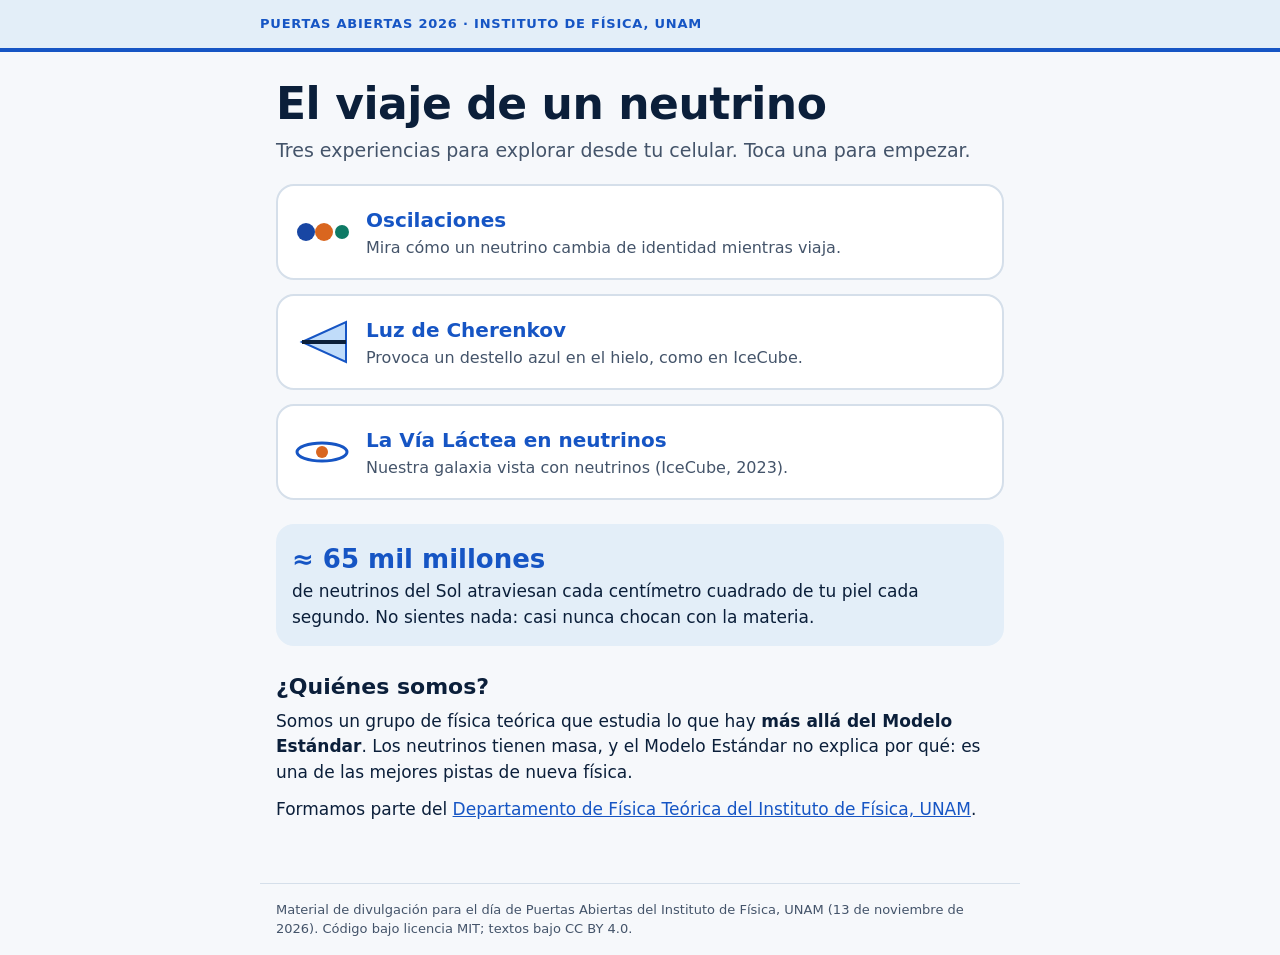
<file: index.html>
<!doctype html>
<html lang="es">
<head>
<meta charset="utf-8">
<meta name="viewport" content="width=device-width, initial-scale=1">
<title>Neutrinos · Puertas Abiertas IF-UNAM 2026</title>
<meta name="description" content="Animaciones interactivas sobre neutrinos: oscilaciones, luz de Cherenkov y la Vía Láctea vista con neutrinos.">
<meta name="theme-color" content="#E3EEF8">
<link rel="stylesheet" href="assets/estilo.css">
<style>
  .menu { display: grid; gap: 14px; margin-top: 20px; }
  .menu a { display: flex; gap: 16px; align-items: center; text-decoration: none; color: var(--tinta); background: #fff; border: 2px solid var(--borde); border-radius: var(--radio); padding: 16px; min-height: 96px; }
  .menu a:hover { border-color: var(--acento); }
  .menu strong { display: block; font-size: 20px; color: var(--acento); }
  .menu span { color: var(--tinta-2); font-size: 16px; }
  .menu svg { flex: 0 0 auto; }
  .dato { margin-top: 24px; background: var(--hielo); border-radius: var(--radio); padding: 16px; }
  .dato b { font-size: 26px; color: var(--acento); display: block; }
</style>
</head>
<body>
<header class="barra"><div class="interior"><span class="marca">Puertas Abiertas 2026 · Instituto de Física, UNAM</span></div></header>
<main>
  <h1>El viaje de un neutrino</h1>
  <p class="lead">Tres experiencias para explorar desde tu celular. Toca una para empezar.</p>

  <nav class="menu" aria-label="Animaciones">
    <a href="oscilaciones/">
      <svg width="56" height="56" viewBox="0 0 56 56" aria-hidden="true"><circle cx="12" cy="28" r="9" fill="#1846A3"/><circle cx="30" cy="28" r="9" fill="#D9661F"/><circle cx="48" cy="28" r="7" fill="#0E7A65"/></svg>
      <div><strong>Oscilaciones</strong><span>Mira cómo un neutrino cambia de identidad mientras viaja.</span></div>
    </a>
    <a href="cherenkov/">
      <svg width="56" height="56" viewBox="0 0 56 56" aria-hidden="true"><path d="M8 28 L52 8 L52 48 Z" fill="#4C9BF0" fill-opacity=".35" stroke="#1655C4" stroke-width="2"/><line x1="8" y1="28" x2="52" y2="28" stroke="#0B1F3A" stroke-width="4"/></svg>
      <div><strong>Luz de Cherenkov</strong><span>Provoca un destello azul en el hielo, como en IceCube.</span></div>
    </a>
    <a href="via-lactea/">
      <svg width="56" height="56" viewBox="0 0 56 56" aria-hidden="true"><ellipse cx="28" cy="28" rx="25" ry="9" fill="none" stroke="#1655C4" stroke-width="3"/><circle cx="28" cy="28" r="6" fill="#D9661F"/></svg>
      <div><strong>La Vía Láctea en neutrinos</strong><span>Nuestra galaxia vista con neutrinos (IceCube, 2023).</span></div>
    </a>
  </nav>

  <div class="dato">
    <b>≈ 65 mil millones</b>
    de neutrinos del Sol atraviesan cada centímetro cuadrado de tu piel cada segundo. No sientes nada: casi nunca chocan con la materia.
  </div>

  <h2>¿Quiénes somos?</h2>
  <p>Somos un grupo de física teórica que estudia lo que hay <strong>más allá del Modelo Estándar</strong>. Los neutrinos tienen masa, y el Modelo Estándar no explica por qué: es una de las mejores pistas de nueva física.</p>
  <p>Formamos parte del <a href="https://www.fisica.unam.mx/investigacion/departamentos/fisica_teorica/index.php?lang=es" rel="noopener">Departamento de Física Teórica del Instituto de Física, UNAM</a>.</p>
</main>
<footer class="pie">Material de divulgación para el día de Puertas Abiertas del Instituto de Física, UNAM (13 de noviembre de 2026). Código bajo licencia MIT; textos bajo CC BY 4.0.</footer>
</body>
</html>
</file>
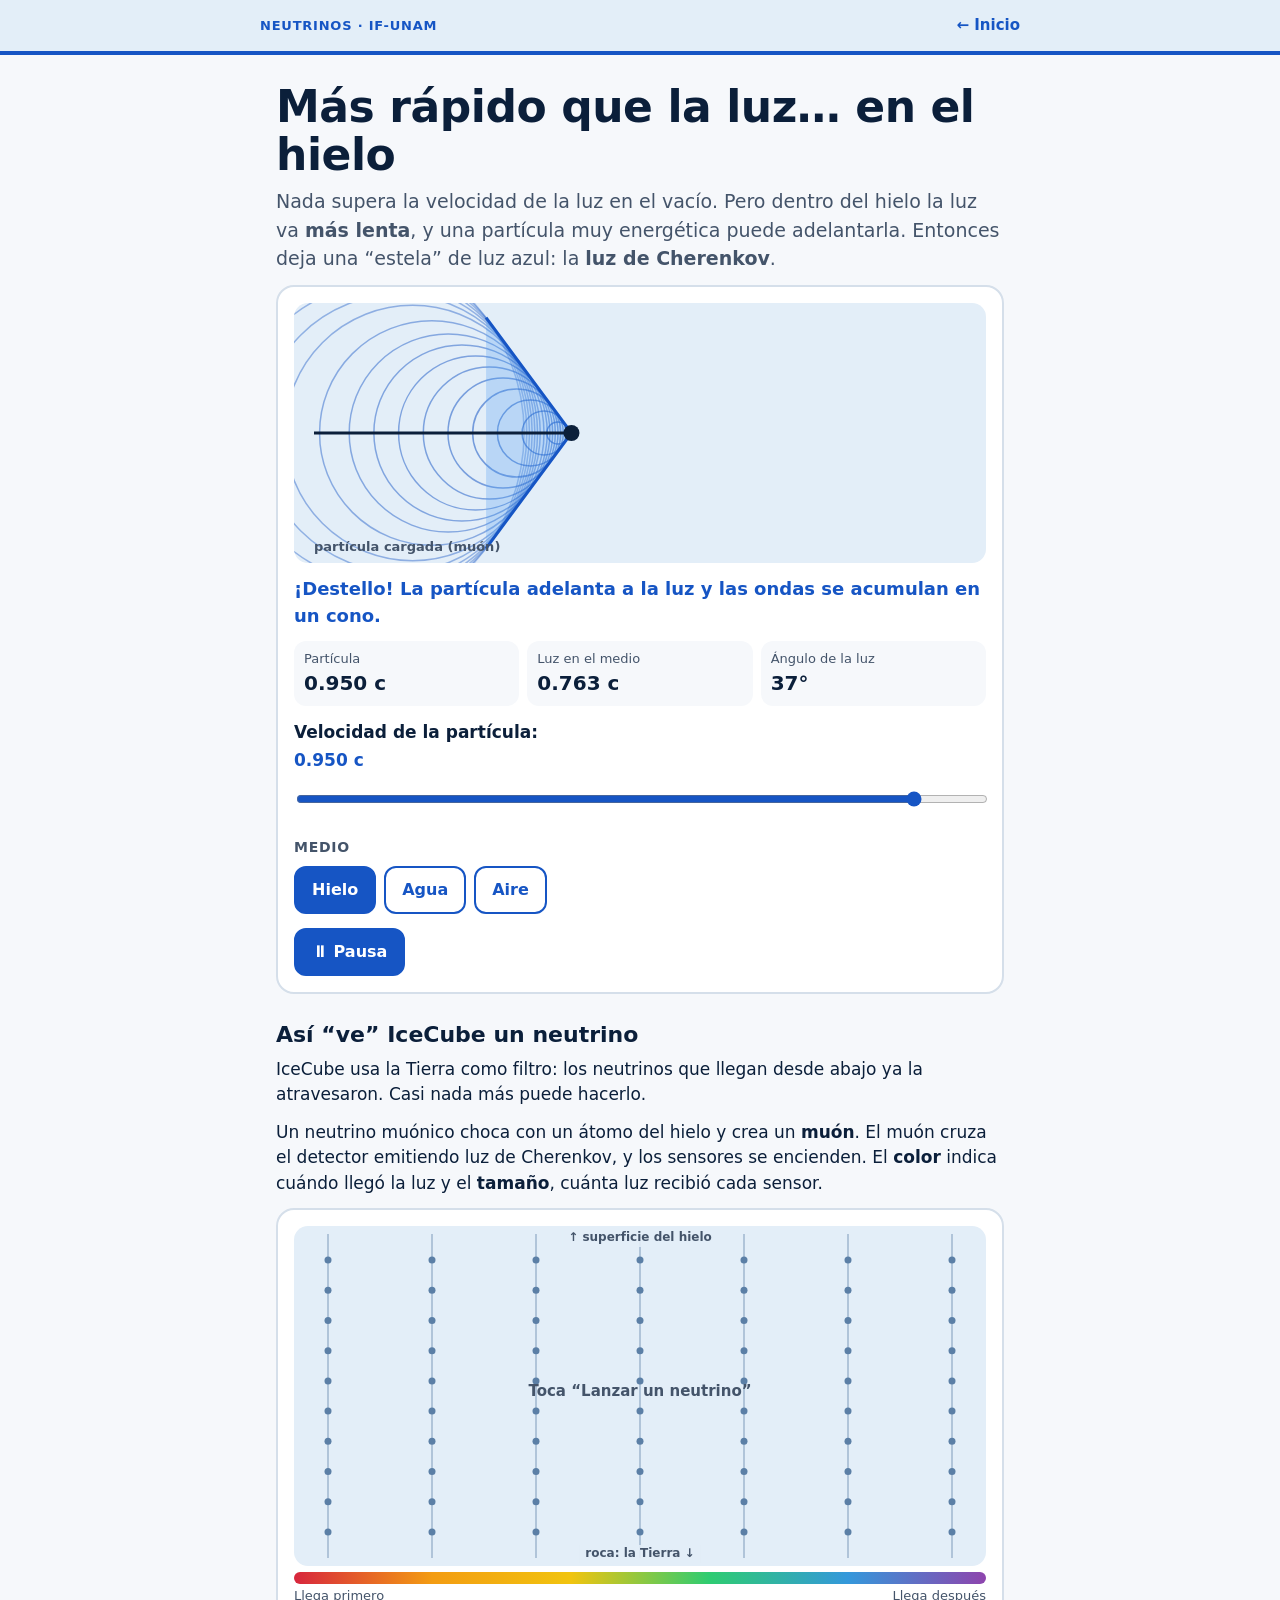
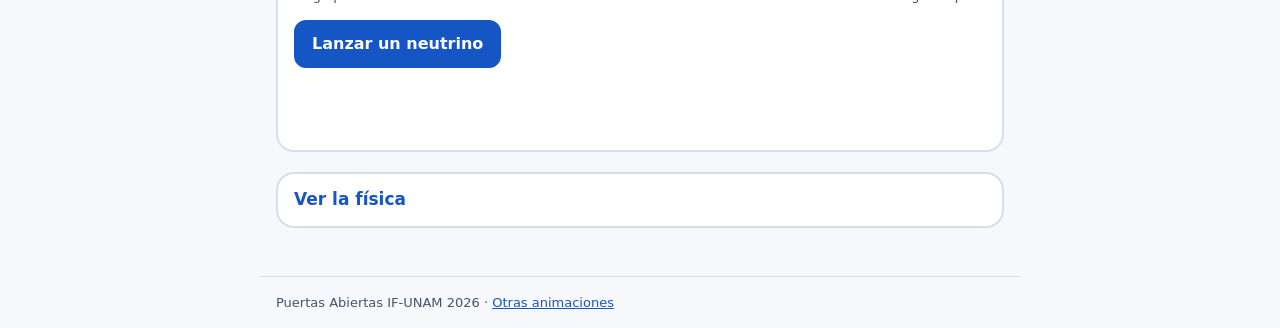
<file: cherenkov/index.html>
<!doctype html>
<html lang="es">
<head>
<meta charset="utf-8">
<meta name="viewport" content="width=device-width, initial-scale=1">
<title>Luz de Cherenkov · IF-UNAM</title>
<meta name="description" content="Animación interactiva de la luz de Cherenkov y de un evento de neutrino en IceCube.">
<meta name="theme-color" content="#E3EEF8">
<link rel="stylesheet" href="../assets/estilo.css">
<style>
  .lecturas { display: grid; grid-template-columns: repeat(3, minmax(0, 1fr)); gap: 8px; margin-top: 12px; }
  .lecturas div { background: var(--fondo); border-radius: 12px; padding: 8px 10px; font-size: 13px; color: var(--tinta-2); }
  .lecturas b { display: block; font-size: 20px; color: var(--tinta); font-variant-numeric: tabular-nums; }
  .estado { font-weight: 800; font-size: 18px; margin: 12px 0 0; min-height: 54px; }
  .escala-t { height: 12px; border-radius: 6px; background: linear-gradient(90deg, #d7263d, #f39c12, #f1c40f, #2ecc71, #3498db, #8e44ad); margin: 6px 0 2px; }
  .escala-txt { display: flex; justify-content: space-between; font-size: 13px; color: var(--tinta-2); }
</style>
</head>
<body>
<header class="barra"><div class="interior"><a class="marca" href="../">Neutrinos · IF-UNAM</a><a class="volver" href="../">← Inicio</a></div></header>
<main>
  <h1>Más rápido que la luz… en el hielo</h1>
  <p class="lead">Nada supera la velocidad de la luz en el vacío. Pero dentro del hielo la luz va <strong>más lenta</strong>, y una partícula muy energética puede adelantarla. Entonces deja una “estela” de luz azul: la <strong>luz de Cherenkov</strong>.</p>

  <section class="tarjeta" aria-label="Simulación de frentes de onda">
    <canvas id="ondas" class="lienzo" height="260" role="img" aria-label="Una partícula avanza emitiendo ondas de luz; si va más rápido que la luz en el medio, las ondas se acumulan en un cono"></canvas>
    <p class="estado" id="estado" aria-live="polite"></p>
    <div class="lecturas">
      <div>Partícula<b id="r-v">–</b></div>
      <div>Luz en el medio<b id="r-c">–</b></div>
      <div>Ángulo de la luz<b id="r-a">–</b></div>
    </div>
    <div class="controles">
      <label class="deslizador">Velocidad de la partícula: <output id="o-v"></output>
        <input type="range" id="vel" min="500" max="999" step="1" value="950">
      </label>
      <div class="grupo" role="group" aria-labelledby="et-med">
        <span class="etiqueta" id="et-med">Medio</span>
        <button type="button" data-n="1.31">Hielo</button>
        <button type="button" data-n="1.33">Agua</button>
        <button type="button" data-n="1.0003">Aire</button>
      </div>
      <div class="grupo"><button type="button" id="play" class="boton principal">⏸ Pausa</button></div>
    </div>
  </section>

  <h2>Así “ve” IceCube un neutrino</h2>
  <p>IceCube usa la Tierra como filtro: los neutrinos que llegan desde abajo ya la atravesaron. Casi nada más puede hacerlo.</p>
  <p>Un neutrino muónico choca con un átomo del hielo y crea un <strong>muón</strong>. El muón cruza el detector emitiendo luz de Cherenkov, y los sensores se encienden. El <strong>color</strong> indica cuándo llegó la luz y el <strong>tamaño</strong>, cuánta luz recibió cada sensor.</p>
  <section class="tarjeta" aria-label="Simulación de un evento en IceCube">
    <canvas id="detector" class="lienzo" height="340" role="img" aria-label="Detector con cables de sensores; un muón lo atraviesa y los sensores se iluminan según el tiempo de llegada de la luz"></canvas>
    <div class="escala-t" aria-hidden="true"></div>
    <div class="escala-txt" aria-hidden="true"><span>Llega primero</span><span>Llega después</span></div>
    <div class="controles"><div class="grupo">
      <button type="button" id="lanzar" class="boton principal">Lanzar un neutrino</button>
    </div></div>
    <p class="estado" id="estado2" aria-live="polite"></p>
  </section>

  <details class="fisica">
    <summary>Ver la física</summary>
    <p>En un medio con índice de refracción <i>n</i>, la luz viaja a <i>c/n</i>. Si una partícula cargada va a velocidad <i>v = βc</i> mayor que <i>c/n</i>, emite luz en un cono con ángulo</p>
    <div class="formula">cos θ = 1 / (n β)</div>
    <p style="margin-top:10px">El umbral es β &gt; 1/n. En el hielo (n ≈ 1.31) basta con β &gt; 0.76, y para partículas ultrarrelativistas θ ≈ 40°. En el aire (n ≈ 1.0003) casi ninguna partícula lo logra. Es el análogo luminoso del “estampido sónico” de un avión supersónico.</p>
    <p>Si β &lt; 1/n, la partícula también perturba el medio, pero esas ondas se cancelan entre sí y no sale luz; los círculos punteados solo muestran hasta dónde llegó cada perturbación.</p>
    <p>IceCube tiene 5 160 sensores en 86 cables, entre 1 450 y 2 450 m bajo el hielo del Polo Sur. Con los tiempos de llegada de la luz se reconstruye la dirección del muón y, con ella, de dónde vino el neutrino.</p>
    <p class="aviso">Simulación simplificada en dos dimensiones: geometría de Cherenkov exacta, pero la atenuación y la dispersión de la luz en el hielo están idealizadas.</p>
  </details>
</main>
<footer class="pie">Puertas Abiertas IF-UNAM 2026 · <a href="../">Otras animaciones</a></footer>

<script>
(function () {
  "use strict";
  var $ = function (id) { return document.getElementById(id); };
  var reducido = window.matchMedia && window.matchMedia("(prefers-reduced-motion: reduce)").matches;

  // Altura de diseño (en px CSS). Se guarda aparte porque asignar cv.height reescribe el atributo height.
  function altoLogico(cv) {
    if (!cv.getAttribute("data-alto")) cv.setAttribute("data-alto", cv.getAttribute("height"));
    return parseInt(cv.getAttribute("data-alto"), 10);
  }
  function prepararCanvas(cv) {
    var dpr = Math.min(window.devicePixelRatio || 1, 2);
    var w = cv.clientWidth, h = altoLogico(cv);
    cv.style.height = h + "px";
    var W = Math.round(w * dpr), H = Math.round(h * dpr);
    if (cv.width !== W || cv.height !== H) { cv.width = W; cv.height = H; }
    var ctx = cv.getContext("2d"); ctx.setTransform(dpr, 0, 0, dpr, 0, 0);
    return { ctx: ctx, w: w, h: h };
  }

  // ===================== Parte 1: frentes de onda =====================
  var A = { beta: 0.95, n: 1.31, t: 0, ondas: [], jugando: !reducido, ultEmision: 0 };
  var cvO = $("ondas"), inV = $("vel"), btn = $("play");
  var VC = 0; // px/s de la luz en el vacío (se ajusta al ancho)

  function marcarMedio() { document.querySelectorAll("[data-n]").forEach(function (b) { b.setAttribute("aria-pressed", +b.getAttribute("data-n") === A.n ? "true" : "false"); }); }
  function lecturas() {
    $("o-v").textContent = A.beta.toFixed(3) + " c";
    $("r-v").textContent = A.beta.toFixed(3) + " c";
    $("r-c").textContent = (1 / A.n).toFixed(3) + " c";
    var hay = A.beta * A.n > 1;
    $("r-a").textContent = hay ? Math.round(Math.acos(1 / (A.n * A.beta)) * 180 / Math.PI) + "°" : "—";
    var e = $("estado");
    if (hay) { e.textContent = "¡Destello! La partícula adelanta a la luz y las ondas se acumulan en un cono."; e.style.color = "#1655C4"; }
    else { e.textContent = "Sin luz de Cherenkov: la partícula va más lenta que la luz en este medio. Las ondas nunca se juntan y se cancelan entre sí."; e.style.color = "#44546A"; }
  }
  function reiniciar() { A.t = 0; A.ondas = []; A.ultEmision = -1; }

  function dibujarOndas() {
    var g = prepararCanvas(cvO), ctx = g.ctx, w = g.w, h = g.h, yc = h / 2;
    VC = w / 4; // la luz en el vacío cruza el lienzo en 4 s
    var v = A.beta * VC, cm = VC / A.n;
    var x = 20 + v * A.t;
    ctx.clearRect(0, 0, w, h);
    // ondas. Bajo el umbral se cancelan entre sí (no hay luz): grises y punteadas
    var luz = A.beta * A.n > 1;
    ctx.setLineDash(luz ? [] : [4, 5]);
    for (var i = 0; i < A.ondas.length; i++) {
      var o = A.ondas[i], r = cm * (A.t - o.t);
      if (r <= 0) continue;
      ctx.strokeStyle = luz ? "rgba(22,85,196," + Math.max(0.12, 0.6 - r / w) + ")" : "rgba(68,84,106," + Math.max(0.1, 0.35 - r / w) + ")";
      ctx.lineWidth = 1.5;
      ctx.beginPath(); ctx.arc(o.x, yc, r, 0, 2 * Math.PI); ctx.stroke();
    }
    ctx.setLineDash([]);
    // cono de Cherenkov
    if (luz && A.ondas.length) {
      var o0 = A.ondas[0], r0 = cm * (A.t - o0.t);
      var sa = 1 / (A.n * A.beta), alfa = Math.asin(sa); // semiángulo del frente de choque
      var L = (x - o0.x), ext = Math.sqrt(Math.max(0, L * L - r0 * r0));
      var dx = ext * Math.cos(alfa), dy = ext * Math.sin(alfa);
      ctx.fillStyle = "rgba(76,155,240,0.28)";
      ctx.beginPath(); ctx.moveTo(x, yc); ctx.lineTo(x - dx, yc - dy); ctx.lineTo(x - dx, yc + dy); ctx.closePath(); ctx.fill();
      ctx.strokeStyle = "#1655C4"; ctx.lineWidth = 3;
      ctx.beginPath(); ctx.moveTo(x - dx, yc - dy); ctx.lineTo(x, yc); ctx.lineTo(x - dx, yc + dy); ctx.stroke();
    }
    // trayectoria y partícula
    ctx.strokeStyle = "#0B1F3A"; ctx.lineWidth = 3;
    ctx.beginPath(); ctx.moveTo(20, yc); ctx.lineTo(x, yc); ctx.stroke();
    ctx.fillStyle = "#0B1F3A"; ctx.beginPath(); ctx.arc(x, yc, 8, 0, 2 * Math.PI); ctx.fill();
    ctx.fillStyle = "#44546A"; ctx.font = "600 13px system-ui, sans-serif"; ctx.textAlign = "left";
    ctx.fillText("partícula cargada (muón)", 20, h - 12);
    return x > w + 0.8 * v; // breve pausa al final antes de reiniciar
  }

  inV.addEventListener("input", function () { A.beta = +inV.value / 1000; lecturas(); reiniciar(); dibujarOndas(); });
  document.querySelectorAll("[data-n]").forEach(function (b) { b.addEventListener("click", function () { A.n = +b.getAttribute("data-n"); marcarMedio(); lecturas(); reiniciar(); dibujarOndas(); }); });
  function pausar(si) { A.jugando = !si; btn.textContent = A.jugando ? "⏸ Pausa" : "▶ Reproducir"; }
  btn.addEventListener("click", function () { pausar(A.jugando); });

  // ===================== Parte 2: evento en IceCube =====================
  var cvD = $("detector"), B = null, N_CABLES = 7, N_SENS = 10, N_HIELO = 1.31;
  var TH = Math.acos(1 / N_HIELO); // ángulo de Cherenkov (β≈1)
  function geom(w, h) {
    var mx = 34, my = 34, cables = [];
    for (var i = 0; i < N_CABLES; i++) {
      var cx = mx + (w - 2 * mx) * i / (N_CABLES - 1), s = [];
      for (var j = 0; j < N_SENS; j++) s.push({ x: cx, y: my + (h - 2 * my) * j / (N_SENS - 1) });
      cables.push(s);
    }
    return cables;
  }
  function colorTiempo(f) { // 0 rojo -> 1 violeta
    var stops = [[215, 38, 61], [243, 156, 18], [241, 196, 15], [46, 204, 113], [52, 152, 219], [142, 68, 173]];
    f = Math.max(0, Math.min(1, f)) * (stops.length - 1);
    var i = Math.min(stops.length - 2, Math.floor(f)), u = f - i, a = stops[i], b = stops[i + 1];
    return "rgb(" + Math.round(a[0] + (b[0] - a[0]) * u) + "," + Math.round(a[1] + (b[1] - a[1]) * u) + "," + Math.round(a[2] + (b[2] - a[2]) * u) + ")";
  }
  function lanzar() {
    var w = cvD.clientWidth, h = altoLogico(cvD);
    // Hacia arriba en el lienzo (y crece hacia abajo): el neutrino ya cruzó la Tierra
    var ang = -Math.PI / 2 + (Math.random() * 1.2 - 0.6), dir = [Math.cos(ang), Math.sin(ang)];
    var vtx = [w * (0.3 + 0.4 * Math.random()), h * (0.45 + 0.3 * Math.random())];
    var c = Math.max(w, h) / 1.6; // px/s para la luz (cámara lenta)
    var cables = geom(w, h), golpes = [], tmin = Infinity, tmax = 0, dmax = Math.min(w, h) * 0.42;
    cables.forEach(function (s) { s.forEach(function (p) {
      var rx = p.x - vtx[0], ry = p.y - vtx[1];
      var sp = rx * dir[0] + ry * dir[1], d = Math.abs(rx * dir[1] - ry * dir[0]);
      var se = sp - d / Math.tan(TH); // punto de emisión sobre la traza
      if (se < 0 || d > dmax) return;
      var t = se / c + (d / Math.sin(TH)) / (c / N_HIELO);
      var q = Math.exp(-d / (dmax * 0.45)) / (0.3 + d / dmax);
      golpes.push({ x: p.x, y: p.y, t: t, q: q }); if (t > tmax) tmax = t; if (t < tmin) tmin = t;
    }); });
    B = { dir: dir, vtx: vtx, c: c, golpes: golpes, tmin: golpes.length ? tmin : 0, tmax: tmax || 1, t: -0.9, w: w, h: h, fin: false };
    $("estado2").textContent = "Llega un neutrino muónico desde abajo, tras cruzar la Tierra… no deja rastro hasta que choca.";
    $("lanzar").disabled = true;
  }
  // Rótulo discreto con fondo claro para que no se encime con los cables
  function rotulo(ctx, txt, x, y) {
    ctx.font = "600 12px system-ui, sans-serif"; ctx.textAlign = "center"; ctx.textBaseline = "middle";
    var ancho = ctx.measureText(txt).width + 12;
    ctx.fillStyle = "rgba(227,238,248,0.9)"; ctx.fillRect(x - ancho / 2, y - 9, ancho, 18);
    ctx.fillStyle = "#44546A"; ctx.fillText(txt, x, y);
    ctx.textBaseline = "alphabetic";
  }
  function dibujarDetector() {
    var g = prepararCanvas(cvD), ctx = g.ctx, w = g.w, h = g.h;
    ctx.clearRect(0, 0, w, h);
    var cables = geom(w, h);
    ctx.strokeStyle = "#9FB6CF"; ctx.lineWidth = 1.5;
    cables.forEach(function (s) { ctx.beginPath(); ctx.moveTo(s[0].x, 8); ctx.lineTo(s[0].x, h - 8); ctx.stroke(); });
    ctx.fillStyle = "#5B7FA6";
    cables.forEach(function (s) { s.forEach(function (p) { ctx.beginPath(); ctx.arc(p.x, p.y, 3.5, 0, 2 * Math.PI); ctx.fill(); }); });
    rotulo(ctx, "↑ superficie del hielo", w / 2, 12);
    rotulo(ctx, "roca: la Tierra ↓", w / 2, h - 12);
    if (!B) {
      ctx.fillStyle = "#44546A"; ctx.font = "600 15px system-ui, sans-serif"; ctx.textAlign = "center";
      ctx.fillText("Toca “Lanzar un neutrino”", w / 2, h / 2); return;
    }
    // neutrino entrante (antes del vértice), desde el borde inferior
    var R = (h - B.vtx[1]) / -B.dir[1];
    var tn = Math.min(0, B.t), ini = [B.vtx[0] - B.dir[0] * R, B.vtx[1] - B.dir[1] * R];
    var pn = [B.vtx[0] + B.dir[0] * B.c * tn * 1.2, B.vtx[1] + B.dir[1] * B.c * tn * 1.2];
    ctx.strokeStyle = "#D9661F"; ctx.lineWidth = 3; ctx.setLineDash([10, 8]);
    ctx.beginPath(); ctx.moveTo(ini[0], ini[1]); ctx.lineTo(pn[0], pn[1]); ctx.stroke(); ctx.setLineDash([]);
    if (B.t < 0) { ctx.fillStyle = "#D9661F"; ctx.beginPath(); ctx.arc(pn[0], pn[1], 7, 0, 2 * Math.PI); ctx.fill(); return; }
    // vértice y muón
    var L = B.c * B.t, pm = [B.vtx[0] + B.dir[0] * L, B.vtx[1] + B.dir[1] * L];
    ctx.strokeStyle = "rgba(76,155,240,0.35)"; ctx.lineWidth = 14;
    ctx.beginPath(); ctx.moveTo(B.vtx[0], B.vtx[1]); ctx.lineTo(pm[0], pm[1]); ctx.stroke();
    ctx.strokeStyle = "#0B1F3A"; ctx.lineWidth = 3;
    ctx.beginPath(); ctx.moveTo(B.vtx[0], B.vtx[1]); ctx.lineTo(pm[0], pm[1]); ctx.stroke();
    ctx.fillStyle = "#F2B233"; ctx.beginPath(); ctx.arc(B.vtx[0], B.vtx[1], 9, 0, 2 * Math.PI); ctx.fill();
    // sensores encendidos
    B.golpes.forEach(function (gp) {
      if (gp.t > B.t) return;
      var r = 4 + 13 * Math.min(1, gp.q);
      ctx.fillStyle = colorTiempo((gp.t - B.tmin) / Math.max(1e-6, B.tmax - B.tmin));
      ctx.beginPath(); ctx.arc(gp.x, gp.y, r, 0, 2 * Math.PI); ctx.fill();
    });
    if (B.t > B.tmax + 0.4 && !B.fin) {
      B.fin = true; $("lanzar").disabled = false;
      $("estado2").textContent = B.golpes.length + " sensores detectaron luz. Por el orden de los colores se deduce de dónde vino el neutrino.";
    }
  }
  $("lanzar").addEventListener("click", lanzar);

  // ===================== Bucle =====================
  var tPrev = null;
  function bucle(t) {
    if (tPrev === null) tPrev = t;
    var dt = Math.min(0.05, (t - tPrev) / 1000); tPrev = t;
    if (!document.hidden) {
      if (A.jugando) {
        A.t += dt;
        if (A.t - A.ultEmision >= 0.08 || A.ultEmision < 0) { A.ondas.push({ x: 20 + A.beta * VC * A.t, t: A.t }); A.ultEmision = A.t; }
        if (dibujarOndas()) reiniciar();
      }
      if (B && !B.fin) B.t += dt * (reducido ? 4 : 1);
      dibujarDetector();
    }
    requestAnimationFrame(bucle);
  }
  window.addEventListener("resize", function () {
    // Los sensores encendidos se calcularon con el tamaño anterior: si cambió (p. ej. al girar el celular), se descarta el evento.
    if (B && B.w !== cvD.clientWidth) { B = null; $("lanzar").disabled = false; $("estado2").textContent = ""; }
    dibujarOndas(); dibujarDetector();
  });
  marcarMedio(); lecturas(); pausar(!A.jugando); dibujarOndas(); dibujarDetector();
  requestAnimationFrame(bucle);
})();
</script>
</body>
</html>
</file>
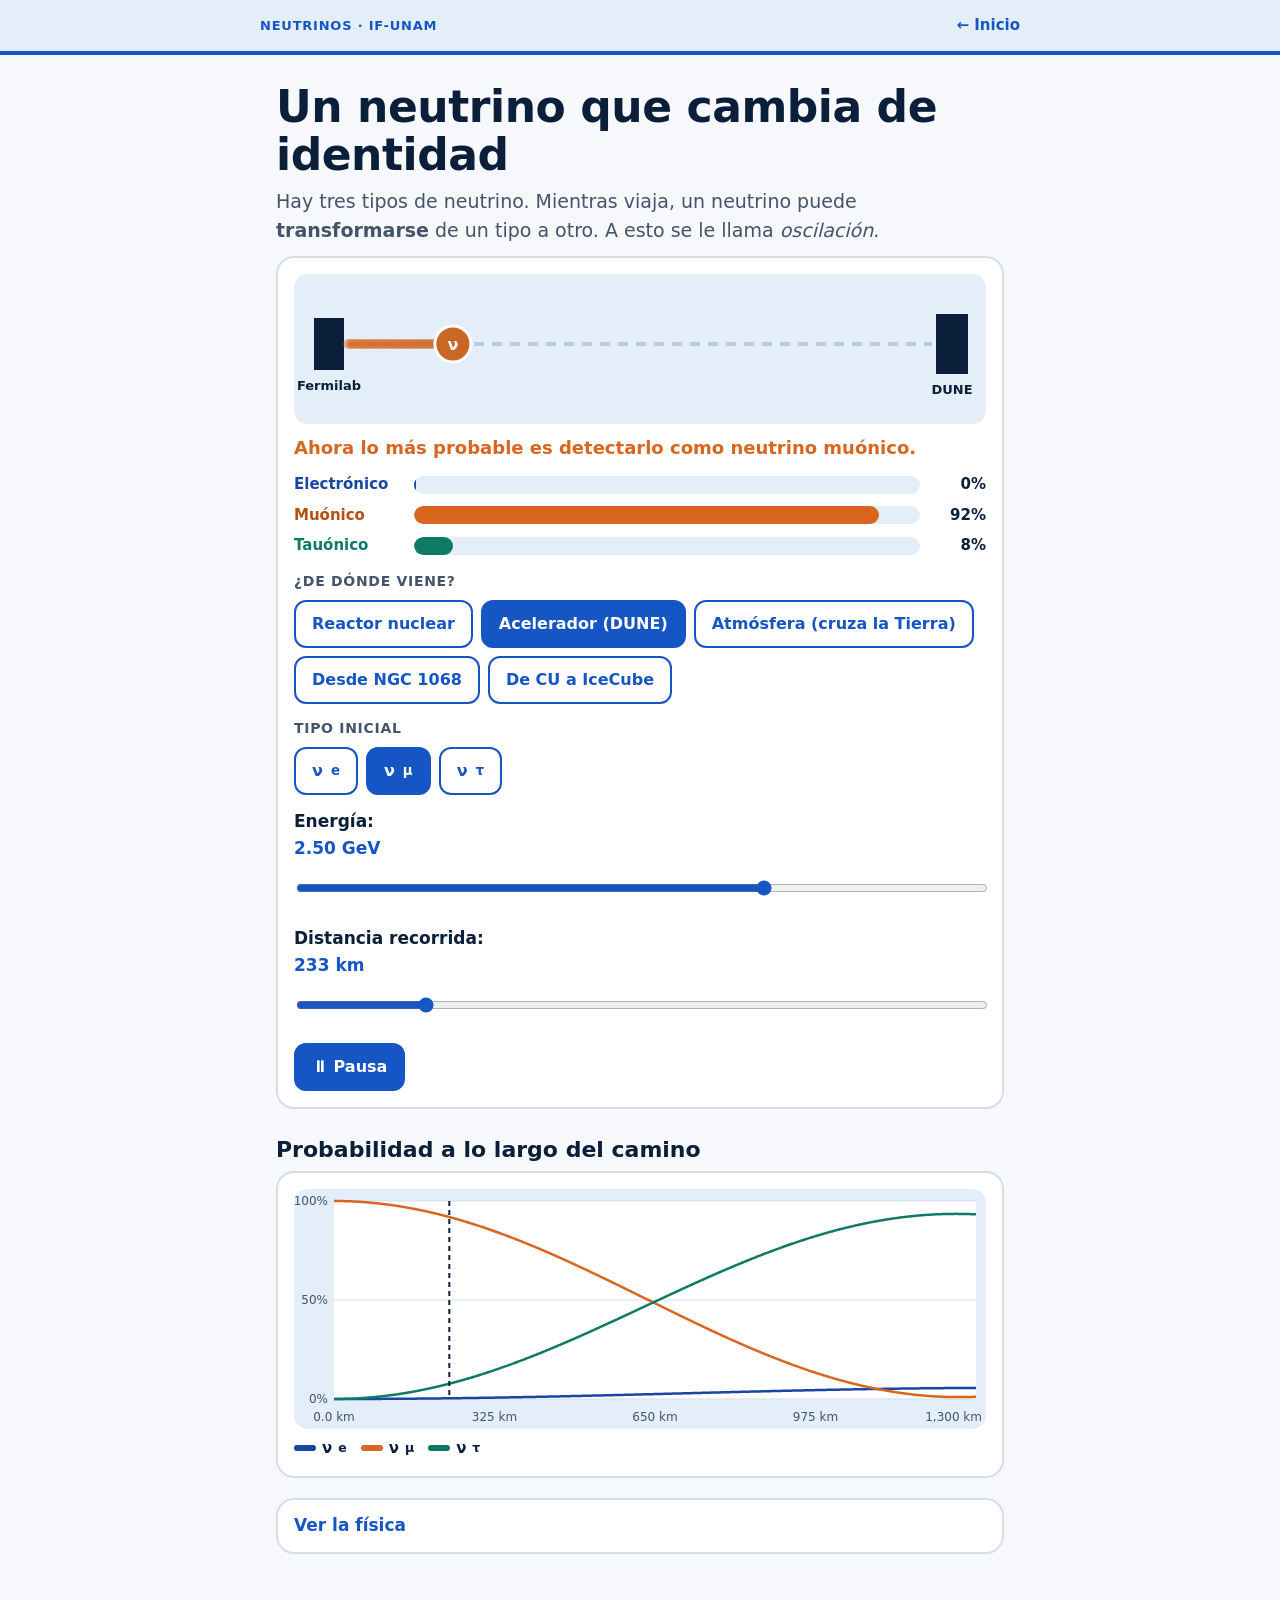
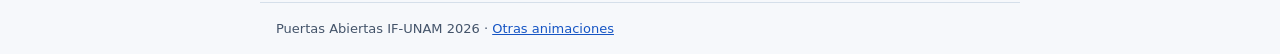
<file: oscilaciones/index.html>
<!doctype html>
<html lang="es">
<head>
<meta charset="utf-8">
<meta name="viewport" content="width=device-width, initial-scale=1">
<title>Oscilaciones de neutrinos · IF-UNAM</title>
<meta name="description" content="Simulación interactiva de oscilaciones de neutrinos con tres sabores.">
<meta name="theme-color" content="#E3EEF8">
<link rel="stylesheet" href="../assets/estilo.css">
<style>
  .barras { display: grid; gap: 8px; margin-top: 12px; }
  .barra-p { display: grid; grid-template-columns: 110px 1fr 56px; align-items: center; gap: 10px; font-weight: 700; font-size: 15px; }
  .barra-p .riel { height: 18px; background: var(--hielo); border-radius: 9px; overflow: hidden; }
  .barra-p .relleno { height: 100%; width: 0; border-radius: 9px; }
  .barra-p .num { text-align: right; font-variant-numeric: tabular-nums; }
  .estado { font-weight: 800; font-size: 18px; margin: 10px 0 0; min-height: 27px; }
  #origen[hidden] { display: none; }
  input[type=range]:disabled { opacity: .4; }
</style>
</head>
<body>
<header class="barra"><div class="interior"><a class="marca" href="../">Neutrinos · IF-UNAM</a><a class="volver" href="../">← Inicio</a></div></header>
<main>
  <h1>Un neutrino que cambia de identidad</h1>
  <p class="lead">Hay tres tipos de neutrino. Mientras viaja, un neutrino puede <strong>transformarse</strong> de un tipo a otro. A esto se le llama <em>oscilación</em>.</p>

  <section class="tarjeta" aria-label="Simulación">
    <canvas id="viaje" class="lienzo" height="150" role="img" aria-label="Un neutrino viaja de la fuente al detector y su color cambia según su tipo"></canvas>
    <p class="estado" id="estado" aria-live="polite"></p>
    <div class="barras" id="barras">
      <div class="barra-p"><span style="color:var(--nu-e)">Electrónico</span><div class="riel"><div class="relleno" id="b0" style="background:var(--nu-e)"></div></div><span class="num" id="n0">–</span></div>
      <div class="barra-p"><span style="color:var(--nu-mu-texto)">Muónico</span><div class="riel"><div class="relleno" id="b1" style="background:var(--nu-mu)"></div></div><span class="num" id="n1">–</span></div>
      <div class="barra-p"><span style="color:var(--nu-tau)">Tauónico</span><div class="riel"><div class="relleno" id="b2" style="background:var(--nu-tau)"></div></div><span class="num" id="n2">–</span></div>
    </div>

    <div class="controles">
      <div class="grupo" role="group" aria-labelledby="et-esc">
        <span class="etiqueta" id="et-esc">¿De dónde viene?</span>
        <button type="button" data-esc="reactor">Reactor nuclear</button>
        <button type="button" data-esc="dune">Acelerador (DUNE)</button>
        <button type="button" data-esc="atm">Atmósfera (cruza la Tierra)</button>
        <button type="button" data-esc="galaxia">Desde NGC 1068</button>
        <button type="button" data-esc="cu-icecube">De CU a IceCube</button>
      </div>
      <div class="grupo" role="group" aria-labelledby="et-sab">
        <span class="etiqueta" id="et-sab">Tipo inicial</span>
        <button type="button" data-sab="0">ν<sub>e</sub></button>
        <button type="button" data-sab="1">ν<sub>μ</sub></button>
        <button type="button" data-sab="2">ν<sub>τ</sub></button>
        <button type="button" id="origen" aria-pressed="false" hidden>Mezcla de origen 1 : 2 : 0</button>
      </div>
      <p class="aviso" id="nota-prom" hidden>Tan lejos, el neutrino oscila tantísimas veces que solo cuenta el <strong>promedio</strong>: la energía y la distancia ya no cambian el resultado, por eso esos controles están desactivados.</p>
      <label class="deslizador">Energía: <output id="o-e"></output>
        <input type="range" id="energia" min="0" max="1000" step="1">
      </label>
      <label class="deslizador">Distancia recorrida: <output id="o-l"></output>
        <input type="range" id="distancia" min="0" max="1000" step="1">
      </label>
      <div class="grupo">
        <button type="button" id="play" class="boton principal">⏸ Pausa</button>
      </div>
    </div>
  </section>

  <h2>Probabilidad a lo largo del camino</h2>
  <section class="tarjeta">
    <canvas id="grafica" class="lienzo" height="240" role="img" aria-label="Gráfica de la probabilidad de encontrar cada tipo de neutrino en función de la distancia"></canvas>
    <div class="leyenda" aria-hidden="true">
      <span><i style="background:var(--nu-e)"></i>ν<sub>e</sub></span>
      <span><i style="background:var(--nu-mu)"></i>ν<sub>μ</sub></span>
      <span><i style="background:var(--nu-tau)"></i>ν<sub>τ</sub></span>
    </div>
  </section>

  <details class="fisica">
    <summary>Ver la física</summary>
    <p>Los neutrinos que se producen (ν<sub>e</sub>, ν<sub>μ</sub>, ν<sub>τ</sub>) no tienen una masa definida: son <strong>mezclas cuánticas</strong> de tres estados con masas m<sub>1</sub>, m<sub>2</sub>, m<sub>3</sub>. Cada estado avanza con una fase distinta, y su interferencia cambia el tipo de neutrino que mediría un detector.</p>
    <div class="formula">P(ν<sub>α</sub>→ν<sub>β</sub>) = | Σ<sub>i</sub> U<sub>βi</sub> U*<sub>αi</sub> exp(−i m<sub>i</sub>² L / 2E) |²</div>
    <p style="margin-top:10px">Con unidades prácticas, la fase es 2.534 · m<sub>i</sub>²[eV²] · L[km] / E[GeV]. U es la matriz de mezcla PMNS. La simulación usa la fórmula exacta de tres sabores <strong>en el vacío</strong>.</p>
    <table class="param" aria-label="Parámetros de oscilación usados">
      <tr><th>Parámetro</th><th style="text-align:right">Valor</th></tr>
      <tr><td>θ<sub>12</sub></td><td>33.7°</td></tr>
      <tr><td>θ<sub>23</sub></td><td>48.5°</td></tr>
      <tr><td>θ<sub>13</sub></td><td>8.5°</td></tr>
      <tr><td>δ<sub>CP</sub></td><td>212°</td></tr>
      <tr><td>Δm²<sub>21</sub></td><td>7.49 × 10⁻⁵ eV²</td></tr>
      <tr><td>Δm²<sub>31</sub></td><td>2.51 × 10⁻³ eV²</td></tr>
    </table>
    <p style="margin-top:10px"><strong>Desde NGC 1068.</strong> A 47 millones de años luz las fases oscilan tan rápido que ningún detector puede seguirlas; solo queda el promedio:</p>
    <div class="formula">P̄(ν<sub>α</sub>→ν<sub>β</sub>) = Σ<sub>i</sub> |U<sub>αi</sub>|² |U<sub>βi</sub>|²</div>
    <p style="margin-top:10px">Las fuentes astrofísicas producen neutrinos al decaer piones (π → μ ν<sub>μ</sub>, μ → e ν<sub>e</sub> ν<sub>μ</sub>), con proporciones ν<sub>e</sub> : ν<sub>μ</sub> : ν<sub>τ</sub> ≈ 1 : 2 : 0. Tras promediar, llegan a la Tierra en proporciones cercanas a 1 : 1 : 1.</p>
    <p><strong>De CU a IceCube.</strong> IceCube DeepCore observa esta oscilación con neutrinos atmosféricos de unos 25 GeV. A energías de TeV, como las de los neutrinos cósmicos, prácticamente no oscilan en este trayecto. Aquí se usa la fórmula en el vacío; al cruzar la Tierra, la materia (efecto MSW) modifica ligeramente el resultado.</p>
    <p class="aviso" style="margin-top:10px">Valores de referencia aproximados del ajuste global NuFIT 6.0 (2024), ordenamiento normal. Al atravesar la Tierra o el Sol, la materia modifica las oscilaciones (efecto MSW); aquí no se incluye, por eso no mostramos neutrinos solares. Que los neutrinos oscilen implica que <strong>tienen masa</strong>: algo que el Modelo Estándar no explica.</p>
  </details>
</main>
<footer class="pie">Puertas Abiertas IF-UNAM 2026 · <a href="../">Otras animaciones</a></footer>

<script>
(function () {
  "use strict";
  // ---------- Física: tres sabores en el vacío ----------
  var D2R = Math.PI / 180;
  var P = { t12: 33.7 * D2R, t23: 48.5 * D2R, t13: 8.5 * D2R, d: 212 * D2R, dm21: 7.49e-5, dm31: 2.51e-3 };
  function C(re, im) { return [re, im || 0]; }
  function mul(a, b) { return [a[0] * b[0] - a[1] * b[1], a[0] * b[1] + a[1] * b[0]]; }
  function add(a, b) { return [a[0] + b[0], a[1] + b[1]]; }
  function sc(a, s) { return [a[0] * s, a[1] * s]; }
  function conj(a) { return [a[0], -a[1]]; }
  function pmns() {
    var s12 = Math.sin(P.t12), c12 = Math.cos(P.t12), s23 = Math.sin(P.t23), c23 = Math.cos(P.t23), s13 = Math.sin(P.t13), c13 = Math.cos(P.t13);
    var eid = C(Math.cos(P.d), Math.sin(P.d)), emid = conj(eid);
    return [
      [C(c12 * c13), C(s12 * c13), sc(emid, s13)],
      [add(C(-s12 * c23), sc(eid, -c12 * s23 * s13)), add(C(c12 * c23), sc(eid, -s12 * s23 * s13)), C(s23 * c13)],
      [add(C(s12 * s23), sc(eid, -c12 * c23 * s13)), add(C(-c12 * s23), sc(eid, -s12 * c23 * s13)), C(c23 * c13)]
    ];
  }
  var U = pmns();
  var M2 = [0, P.dm21, P.dm31];
  // Probabilidades desde el sabor a, a distancia L (km) y energía E (GeV). anti: antineutrino (U -> U*)
  // dL (km, opcional): resolución en distancia. Las oscilaciones más cortas que dL se promedian (ventana
  // gaussiana de ancho dL) en vez de dibujarse como ruido; las más largas no cambian.
  function probs(a, L, E, anti, dL) {
    var out = [0, 0, 0];
    for (var b = 0; b < 3; b++) {
      var A = [];
      for (var i = 0; i < 3; i++) {
        var ub = anti ? conj(U[b][i]) : U[b][i];
        var ua = anti ? U[a][i] : conj(U[a][i]);
        A.push(mul(ub, ua));
      }
      var p = 0;
      for (i = 0; i < 3; i++) {
        p += A[i][0] * A[i][0] + A[i][1] * A[i][1];
        for (var j = i + 1; j < 3; j++) {
          var dm = M2[i] - M2[j], ph = -2.534 * dm * L / E, x = 2.534 * dm * (dL || 0) / E;
          var amort = Math.exp(-x * x / 2);
          p += 2 * amort * mul(mul(A[i], conj(A[j])), C(Math.cos(ph), Math.sin(ph)))[0];
        }
      }
      out[b] = Math.max(0, p);
    }
    return out;
  }
  // Promedio sobre distancias enormes: P̄(α→β) = Σ_i |U_αi|² |U_βi|² (igual para neutrinos y antineutrinos)
  function abs2(z) { return z[0] * z[0] + z[1] * z[1]; }
  function probsPromedio(a) {
    var out = [0, 0, 0];
    for (var b = 0; b < 3; b++) for (var i = 0; i < 3; i++) out[b] += abs2(U[a][i]) * abs2(U[b][i]);
    return out;
  }
  // Sabores al llegar si en la fuente salen en proporciones w (normalizadas a 1)
  function mezclaPromedio(w) {
    var s = w[0] + w[1] + w[2], out = [0, 0, 0];
    for (var a = 0; a < 3; a++) { var pa = probsPromedio(a); for (var b = 0; b < 3; b++) out[b] += w[a] / s * pa[b]; }
    return out;
  }

  // ---------- Escenarios ----------
  var ESC = {
    reactor: { E: 0.004, Lmax: 200, sab: 0, anti: true, fuente: "Reactor", det: "Detector", texto: "antineutrinos de reactor (≈ 4 MeV)" },
    dune: { E: 2.5, Lmax: 1300, sab: 1, anti: false, fuente: "Fermilab", det: "DUNE", texto: "haz de acelerador, 1 300 km como en DUNE" },
    atm: { E: 1, Lmax: 12742, sab: 1, anti: false, fuente: "Atmósfera", det: "Detector", texto: "cruzando todo el diámetro de la Tierra" },
    // prom: solo se muestra el promedio; E y Lmax no se usan
    galaxia: { E: 1, Lmax: 1, sab: 1, anti: false, prom: true, fuente: "NGC 1068", det: "IceCube", texto: "desde la galaxia NGC 1068, a ~47 millones de años luz" },
    "cu-icecube": { E: 25, Lmax: 10400, sab: 1, anti: false, fuente: "CU", det: "IceCube", texto: "de la Ciudad de México al Polo Sur, cruzando la Tierra" }
  };
  var ORIGEN = [1, 2, 0]; // νe : νμ : ντ al producirse por decaimiento de piones
  var COLORES = ["#1846A3", "#D9661F", "#0E7A65"];
  var RGB = [[24, 70, 163], [217, 102, 31], [14, 122, 101]];
  var NOMBRES = ["electrónico", "muónico", "tauónico"];
  var E_MIN = 0.001, E_MAX = 100; // GeV

  var st = { esc: "dune", sab: 1, E: 2.5, Lmax: 1300, anti: false, prom: false, origen: false, x: 0, jugando: true };
  if (window.matchMedia && window.matchMedia("(prefers-reduced-motion: reduce)").matches) st.jugando = false;

  var $ = function (id) { return document.getElementById(id); };
  var cvV = $("viaje"), cvG = $("grafica");
  var inE = $("energia"), inL = $("distancia"), btnPlay = $("play"), btnOrigen = $("origen");
  var curva = null;

  // Escenario de promedio (NGC 1068): sabores al salir y al llegar
  function pInicio() {
    if (st.origen) { var s = ORIGEN[0] + ORIGEN[1] + ORIGEN[2]; return [ORIGEN[0] / s, ORIGEN[1] / s, ORIGEN[2] / s]; }
    var v = [0, 0, 0]; v[st.sab] = 1; return v;
  }
  function pFinal() { return st.origen ? mezclaPromedio(ORIGEN) : probsPromedio(st.sab); }

  function eDesdeSlider(v) { return E_MIN * Math.pow(E_MAX / E_MIN, v / 1000); }
  function sliderDesdeE(E) { return Math.round(1000 * Math.log(E / E_MIN) / Math.log(E_MAX / E_MIN)); }
  function fmtE(E) { return E < 1 ? (E * 1000).toFixed(E < 0.01 ? 1 : 0) + " MeV" : E.toFixed(E < 10 ? 2 : 0) + " GeV"; }
  function fmtL(L) { return L < 10 ? L.toFixed(1) + " km" : Math.round(L).toLocaleString("es-MX") + " km"; }

  // Altura de diseño (en px CSS). Se guarda aparte porque asignar cv.height reescribe el atributo height.
  function altoLogico(cv) {
    if (!cv.getAttribute("data-alto")) cv.setAttribute("data-alto", cv.getAttribute("height"));
    return parseInt(cv.getAttribute("data-alto"), 10);
  }
  function prepararCanvas(cv) {
    var dpr = Math.min(window.devicePixelRatio || 1, 2);
    var w = cv.clientWidth, h = altoLogico(cv);
    cv.style.height = h + "px";
    var W = Math.round(w * dpr), H = Math.round(h * dpr);
    if (cv.width !== W || cv.height !== H) { cv.width = W; cv.height = H; }
    var ctx = cv.getContext("2d"); ctx.setTransform(dpr, 0, 0, dpr, 0, 0);
    return { ctx: ctx, w: w, h: h };
  }

  function calcularCurva() {
    var N = 900, pts = [];
    if (st.prom) { var f = pFinal(); for (var j = 0; j <= N; j++) pts.push(f); curva = pts; return; }
    for (var k = 0; k <= N; k++) { var L = st.Lmax * k / N; pts.push(probs(st.sab, L, st.E, st.anti, st.Lmax / 600)); }
    curva = pts;
  }

  function dibujarGrafica() {
    var g = prepararCanvas(cvG), ctx = g.ctx, w = g.w, h = g.h;
    var m = { l: 40, r: 10, t: 12, b: 30 }, pw = w - m.l - m.r, ph = h - m.t - m.b;
    ctx.clearRect(0, 0, w, h);
    ctx.fillStyle = "#FFFFFF"; ctx.fillRect(m.l, m.t, pw, ph);
    ctx.strokeStyle = "#D5DFEA"; ctx.lineWidth = 1; ctx.fillStyle = "#44546A"; ctx.font = "12px system-ui, sans-serif";
    for (var y = 0; y <= 1.001; y += 0.5) {
      var yy = m.t + ph * (1 - y);
      ctx.beginPath(); ctx.moveTo(m.l, yy); ctx.lineTo(m.l + pw, yy); ctx.stroke();
      ctx.textAlign = "right"; ctx.fillText(Math.round(y * 100) + "%", m.l - 6, yy + 4);
    }
    ctx.textAlign = "center";
    if (st.prom) ctx.fillText("distancia: ~47 millones de años luz", m.l + pw / 2, h - 8);
    // En pantallas angostas solo 0, mitad y final, para que las etiquetas no se encimen
    else for (var t = 0; t <= 4; t += (pw < 420 ? 2 : 1)) { ctx.textAlign = t === 4 ? "right" : "center"; ctx.fillText(fmtL(st.Lmax * t / 4), t === 4 ? w - 4 : m.l + pw * t / 4, h - 8); }
    var N = curva.length - 1;
    for (var b = 0; b < 3; b++) {
      ctx.strokeStyle = COLORES[b]; ctx.lineWidth = 2.5; ctx.beginPath();
      for (var k = 0; k <= N; k++) {
        var px = m.l + pw * k / N, py = m.t + ph * (1 - curva[k][b]);
        if (k === 0) ctx.moveTo(px, py); else ctx.lineTo(px, py);
      }
      ctx.stroke();
    }
    var cx = m.l + pw * st.x;
    ctx.strokeStyle = "#0B1F3A"; ctx.lineWidth = 2; ctx.setLineDash([5, 4]);
    ctx.beginPath(); ctx.moveTo(cx, m.t); ctx.lineTo(cx, m.t + ph); ctx.stroke(); ctx.setLineDash([]);
  }

  function dibujarViaje(p) {
    var g = prepararCanvas(cvV), ctx = g.ctx, w = g.w, h = g.h;
    ctx.clearRect(0, 0, w, h);
    var x0 = 54, x1 = w - 54, yc = 70;
    // vía
    ctx.strokeStyle = "#B9CBE0"; ctx.lineWidth = 4; ctx.setLineDash([10, 8]);
    ctx.beginPath(); ctx.moveTo(x0, yc); ctx.lineTo(x1, yc); ctx.stroke(); ctx.setLineDash([]);
    // fuente y detector
    ctx.fillStyle = "#0B1F3A"; ctx.fillRect(x0 - 34, yc - 26, 30, 52); ctx.fillRect(x1 + 4, yc - 30, 32, 60);
    ctx.font = "600 13px system-ui, sans-serif"; ctx.fillStyle = "#0B1F3A"; ctx.textAlign = "center";
    var e = ESC[st.esc];
    ctx.fillText(e.fuente, x0 - 19, yc + 46); ctx.fillText(e.det, x1 + 20, yc + 50);
    // estela de colores
    var N = 60;
    for (var k = 0; k < N; k++) {
      var f = st.x * k / N, q = st.prom ? pViaje(f) : curva[Math.round(f * (curva.length - 1))];
      ctx.fillStyle = mezcla(q, 0.35); ctx.beginPath(); ctx.arc(x0 + (x1 - x0) * f, yc, 5, 0, 2 * Math.PI); ctx.fill();
    }
    // neutrino
    var px = x0 + (x1 - x0) * st.x;
    ctx.fillStyle = mezcla(p, 1); ctx.beginPath(); ctx.arc(px, yc, 18, 0, 2 * Math.PI); ctx.fill();
    ctx.lineWidth = 3; ctx.strokeStyle = "#FFFFFF"; ctx.stroke();
    ctx.fillStyle = "#FFFFFF"; ctx.font = "700 16px system-ui, sans-serif"; ctx.fillText("ν", px, yc + 6);
  }
  function mezcla(p, a) {
    var s = p[0] + p[1] + p[2] || 1, r = 0, gg = 0, bb = 0;
    for (var i = 0; i < 3; i++) { r += RGB[i][0] * p[i] / s; gg += RGB[i][1] * p[i] / s; bb += RGB[i][2] * p[i] / s; }
    return "rgba(" + Math.round(r) + "," + Math.round(gg) + "," + Math.round(bb) + "," + a + ")";
  }

  // En el escenario de promedio, la bolita sale con su sabor de origen y en el primer tramo
  // (10 % del camino) se funde en la mezcla promedio, que ya no cambia.
  function pViaje(f) {
    var a = pInicio(), b = pFinal(), s = Math.min(1, f / 0.1);
    return [a[0] + (b[0] - a[0]) * s, a[1] + (b[1] - a[1]) * s, a[2] + (b[2] - a[2]) * s];
  }

  var ultimoEstado = "";
  function actualizarLecturas(p) {
    for (var i = 0; i < 3; i++) { $("b" + i).style.width = (p[i] * 100).toFixed(1) + "%"; $("n" + i).textContent = Math.round(p[i] * 100) + "%"; }
    var max = p.indexOf(Math.max.apply(null, p)), txt, color = COLORES[max];
    if (st.prom && st.origen) { txt = "Sale casi sin ντ… y llega con los tres sabores en partes casi iguales."; color = "#1655C4"; }
    else if (st.prom) txt = "Al llegar a IceCube lo más probable es detectarlo como neutrino " + NOMBRES[max] + ", pero los tres sabores se mezclan.";
    else txt = "Ahora lo más probable es detectarlo como " + (st.anti && max === 0 ? "anti" : "") + "neutrino " + NOMBRES[max] + ".";
    if (txt !== ultimoEstado) { $("estado").textContent = txt; $("estado").style.color = color; ultimoEstado = txt; }
    $("o-l").textContent = st.prom ? "~47 millones de años luz" : fmtL(st.x * st.Lmax);
  }

  function render() {
    var p, barras;
    if (st.prom) { p = pViaje(st.x); barras = pFinal(); }
    else barras = p = probs(st.sab, st.x * st.Lmax, st.E, st.anti, st.Lmax / 600);
    dibujarViaje(p); dibujarGrafica(); actualizarLecturas(barras);
    inL.value = Math.round(st.x * 1000);
  }

  function marcar(sel, attr, val) {
    document.querySelectorAll(sel).forEach(function (b) { b.setAttribute("aria-pressed", b.getAttribute(attr) === String(val) ? "true" : "false"); });
  }
  function ponerEscenario(k) {
    var e = ESC[k]; st.esc = k; st.E = e.E; st.Lmax = e.Lmax; st.sab = e.sab; st.anti = e.anti; st.x = 0;
    st.prom = !!e.prom; st.origen = false;
    inE.disabled = inL.disabled = st.prom; btnOrigen.hidden = $("nota-prom").hidden = !st.prom;
    btnOrigen.setAttribute("aria-pressed", "false");
    inE.value = sliderDesdeE(st.E); $("o-e").textContent = st.prom ? "no importa" : fmtE(st.E);
    marcar("[data-esc]", "data-esc", k); marcar("[data-sab]", "data-sab", st.sab);
    calcularCurva(); render();
  }

  document.querySelectorAll("[data-esc]").forEach(function (b) { b.addEventListener("click", function () { ponerEscenario(b.getAttribute("data-esc")); }); });
  document.querySelectorAll("[data-sab]").forEach(function (b) {
    b.addEventListener("click", function () {
      st.sab = +b.getAttribute("data-sab"); st.anti = st.esc === "reactor" && st.sab === 0; st.origen = false;
      btnOrigen.setAttribute("aria-pressed", "false"); marcar("[data-sab]", "data-sab", st.sab); calcularCurva(); render();
    });
  });
  btnOrigen.addEventListener("click", function () {
    st.origen = !st.origen; st.x = 0;
    btnOrigen.setAttribute("aria-pressed", st.origen ? "true" : "false");
    marcar("[data-sab]", "data-sab", st.origen ? -1 : st.sab); calcularCurva(); render();
  });
  inE.addEventListener("input", function () { st.E = eDesdeSlider(+inE.value); $("o-e").textContent = fmtE(st.E); calcularCurva(); render(); });
  inL.addEventListener("input", function () { st.x = +inL.value / 1000; pausar(true); render(); });
  function pausar(si) { st.jugando = !si; btnPlay.textContent = st.jugando ? "⏸ Pausa" : "▶ Reproducir"; }
  btnPlay.addEventListener("click", function () { pausar(st.jugando); if (st.jugando && st.x >= 1) st.x = 0; });

  var tPrev = null, DUR = 9000; // ms por recorrido
  function bucle(t) {
    if (tPrev === null) tPrev = t;
    var dt = t - tPrev; tPrev = t;
    if (st.jugando && !document.hidden) {
      st.x += dt / DUR;
      if (st.x > 1) st.x = 0;
      render();
    }
    requestAnimationFrame(bucle);
  }
  window.addEventListener("resize", render);
  pausar(!st.jugando);
  ponerEscenario("dune");
  requestAnimationFrame(bucle);
})();
</script>
</body>
</html>
</file>
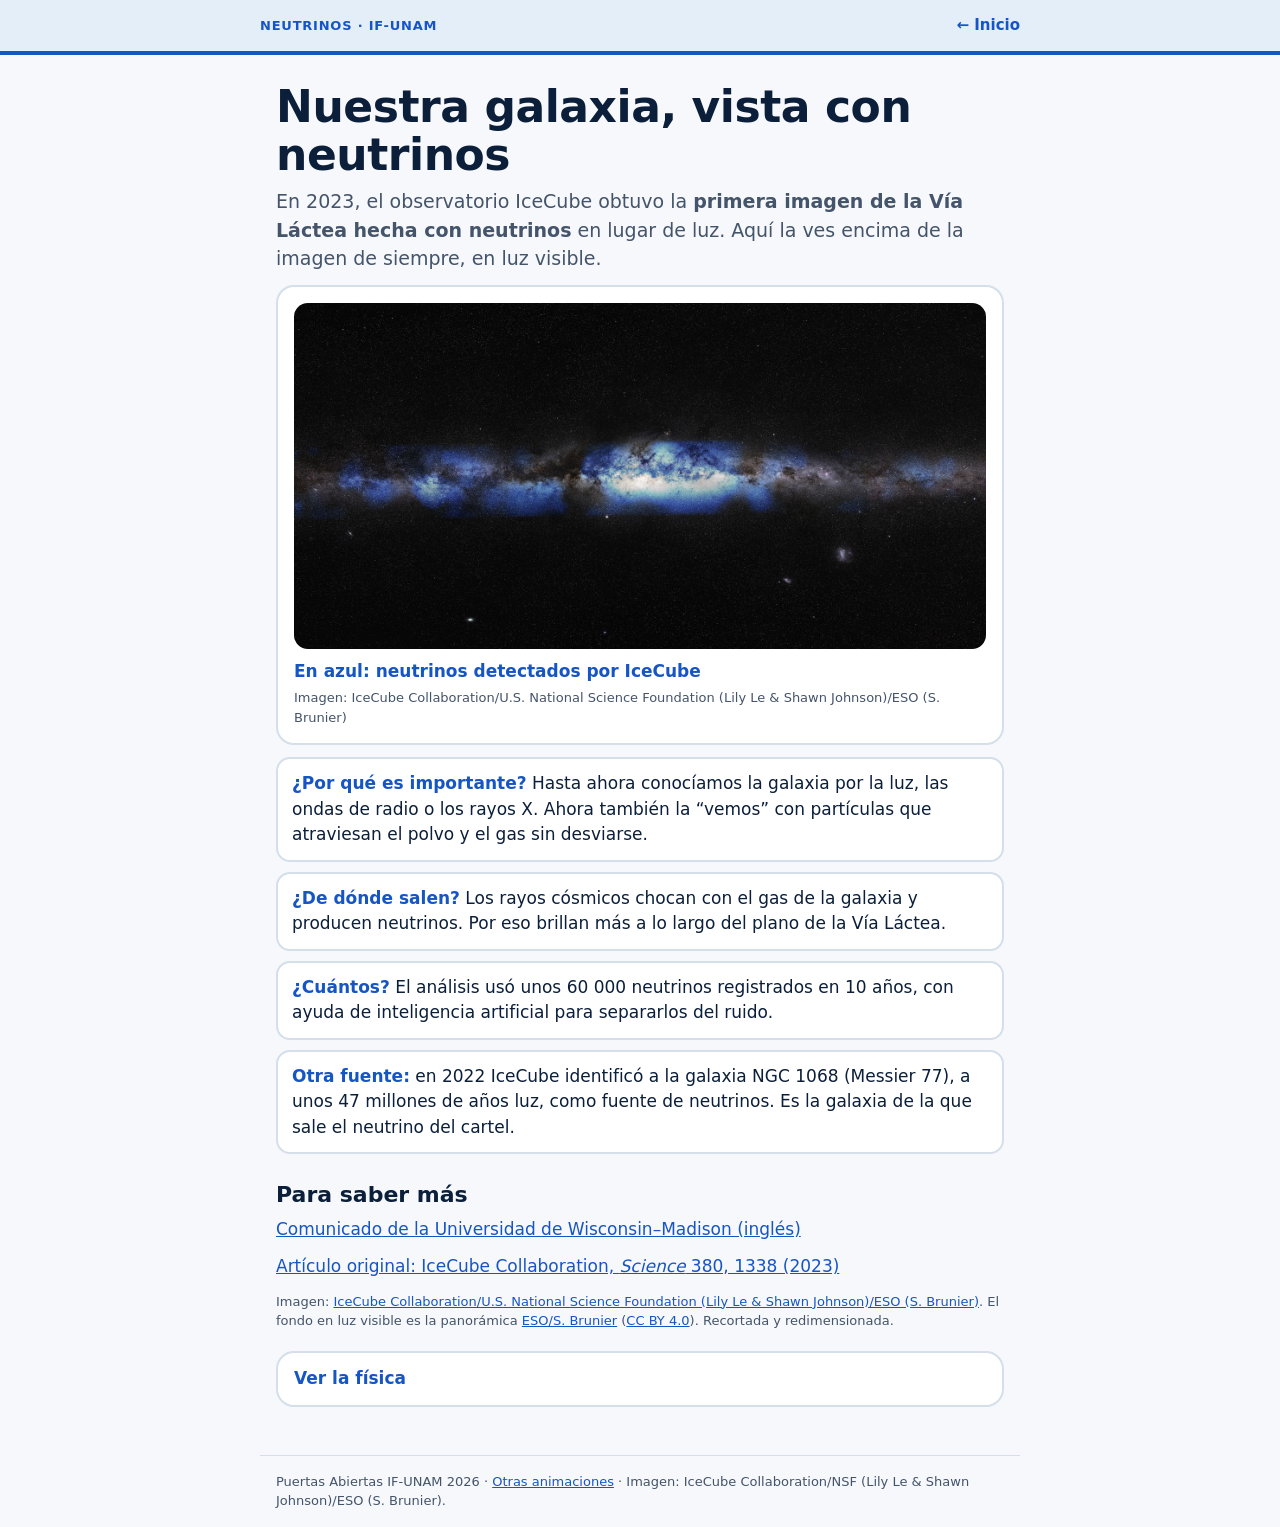
<file: via-lactea/index.html>
<!doctype html>
<html lang="es">
<head>
<meta charset="utf-8">
<meta name="viewport" content="width=device-width, initial-scale=1">
<title>La Vía Láctea vista con neutrinos · IF-UNAM</title>
<meta name="description" content="Nuestra galaxia vista con neutrinos: la primera imagen de la Vía Láctea hecha con neutrinos (IceCube, 2023).">
<meta name="theme-color" content="#E3EEF8">
<link rel="stylesheet" href="../assets/estilo.css">
<style>
  figure.foto { margin: 0; }
  figure.foto img { width: 100%; height: auto; display: block; border-radius: 14px; background: #0B1F3A; }
  figure.foto figcaption { margin-top: 10px; font-size: 17px; }
  figure.foto figcaption strong { color: var(--acento); }
  figure.foto small { display: block; margin-top: 4px; font-size: 13px; color: var(--tinta-2); }
  .credito { font-size: 13px; color: var(--tinta-2); margin-top: 8px; }
  .hecho { display: grid; gap: 10px; margin-top: 12px; }
  .hecho div { background: #fff; border: 2px solid var(--borde); border-radius: 14px; padding: 12px 14px; }
  .hecho b { color: var(--acento); }
</style>
</head>
<body>
<header class="barra"><div class="interior"><a class="marca" href="../">Neutrinos · IF-UNAM</a><a class="volver" href="../">← Inicio</a></div></header>
<main>
  <h1>Nuestra galaxia, vista con neutrinos</h1>
  <p class="lead">En 2023, el observatorio IceCube obtuvo la <strong>primera imagen de la Vía Láctea hecha con neutrinos</strong> en lugar de luz. Aquí la ves encima de la imagen de siempre, en luz visible.</p>

  <section class="tarjeta" aria-label="La Vía Láctea en luz visible y en neutrinos">
    <figure class="foto">
      <img src="../assets/img/via-lactea-neutrinos.jpg" width="1600" height="800" loading="eager" alt="La Vía Láctea en luz visible con la emisión de neutrinos detectada por IceCube superpuesta en azul">
      <figcaption><strong>En azul: neutrinos detectados por IceCube</strong>
        <small>Imagen: IceCube Collaboration/U.S. National Science Foundation (Lily Le &amp; Shawn Johnson)/ESO (S. Brunier)</small></figcaption>
    </figure>
  </section>

  <div class="hecho">
    <div><b>¿Por qué es importante?</b> Hasta ahora conocíamos la galaxia por la luz, las ondas de radio o los rayos X. Ahora también la “vemos” con partículas que atraviesan el polvo y el gas sin desviarse.</div>
    <div><b>¿De dónde salen?</b> Los rayos cósmicos chocan con el gas de la galaxia y producen neutrinos. Por eso brillan más a lo largo del plano de la Vía Láctea.</div>
    <div><b>¿Cuántos?</b> El análisis usó unos 60 000 neutrinos registrados en 10 años, con ayuda de inteligencia artificial para separarlos del ruido.</div>
    <div><b>Otra fuente:</b> en 2022 IceCube identificó a la galaxia NGC 1068 (Messier 77), a unos 47 millones de años luz, como fuente de neutrinos. Es la galaxia de la que sale el neutrino del cartel.</div>
  </div>

  <h2>Para saber más</h2>
  <p><a href="https://news.wisc.edu/icecube-shows-milky-way-galaxy-is-a-neutrino-desert/" rel="noopener">Comunicado de la Universidad de Wisconsin–Madison (inglés)</a></p>
  <p><a href="https://doi.org/10.1126/science.adc9818" rel="noopener">Artículo original: IceCube Collaboration, <i>Science</i> 380, 1338 (2023)</a></p>
  <p class="credito">Imagen: <a href="https://icecube.wisc.edu/news/press-releases/2023/06/our-galaxy-seen-through-a-new-lens-neutrinos-detected-by-icecube/" rel="noopener">IceCube Collaboration/U.S. National Science Foundation (Lily Le &amp; Shawn Johnson)/ESO (S. Brunier)</a>. El fondo en luz visible es la panorámica <a href="https://www.eso.org/public/images/eso0932a/" rel="noopener">ESO/S. Brunier</a> (<a href="https://creativecommons.org/licenses/by/4.0/deed.es" rel="noopener">CC BY 4.0</a>). Recortada y redimensionada.</p>

  <details class="fisica">
    <summary>Ver la física</summary>
    <p>IceCube buscó neutrinos “en cascada” (de tipo electrónico y tauónico), que dejan una bola de luz en el hielo. Su dirección se mide con menos precisión que la de los muones, pero tienen mucho menos ruido de fondo de la atmósfera en el cielo del sur, donde está el centro galáctico.</p>
    <p>La señal concuerda con la emisión difusa esperada por choques de rayos cósmicos con el medio interestelar, con una significancia de 4.5σ.</p>
  </details>
</main>
<footer class="pie">Puertas Abiertas IF-UNAM 2026 · <a href="../">Otras animaciones</a> · Imagen: IceCube Collaboration/NSF (Lily Le &amp; Shawn Johnson)/ESO (S. Brunier).</footer>
</body>
</html>
</file>
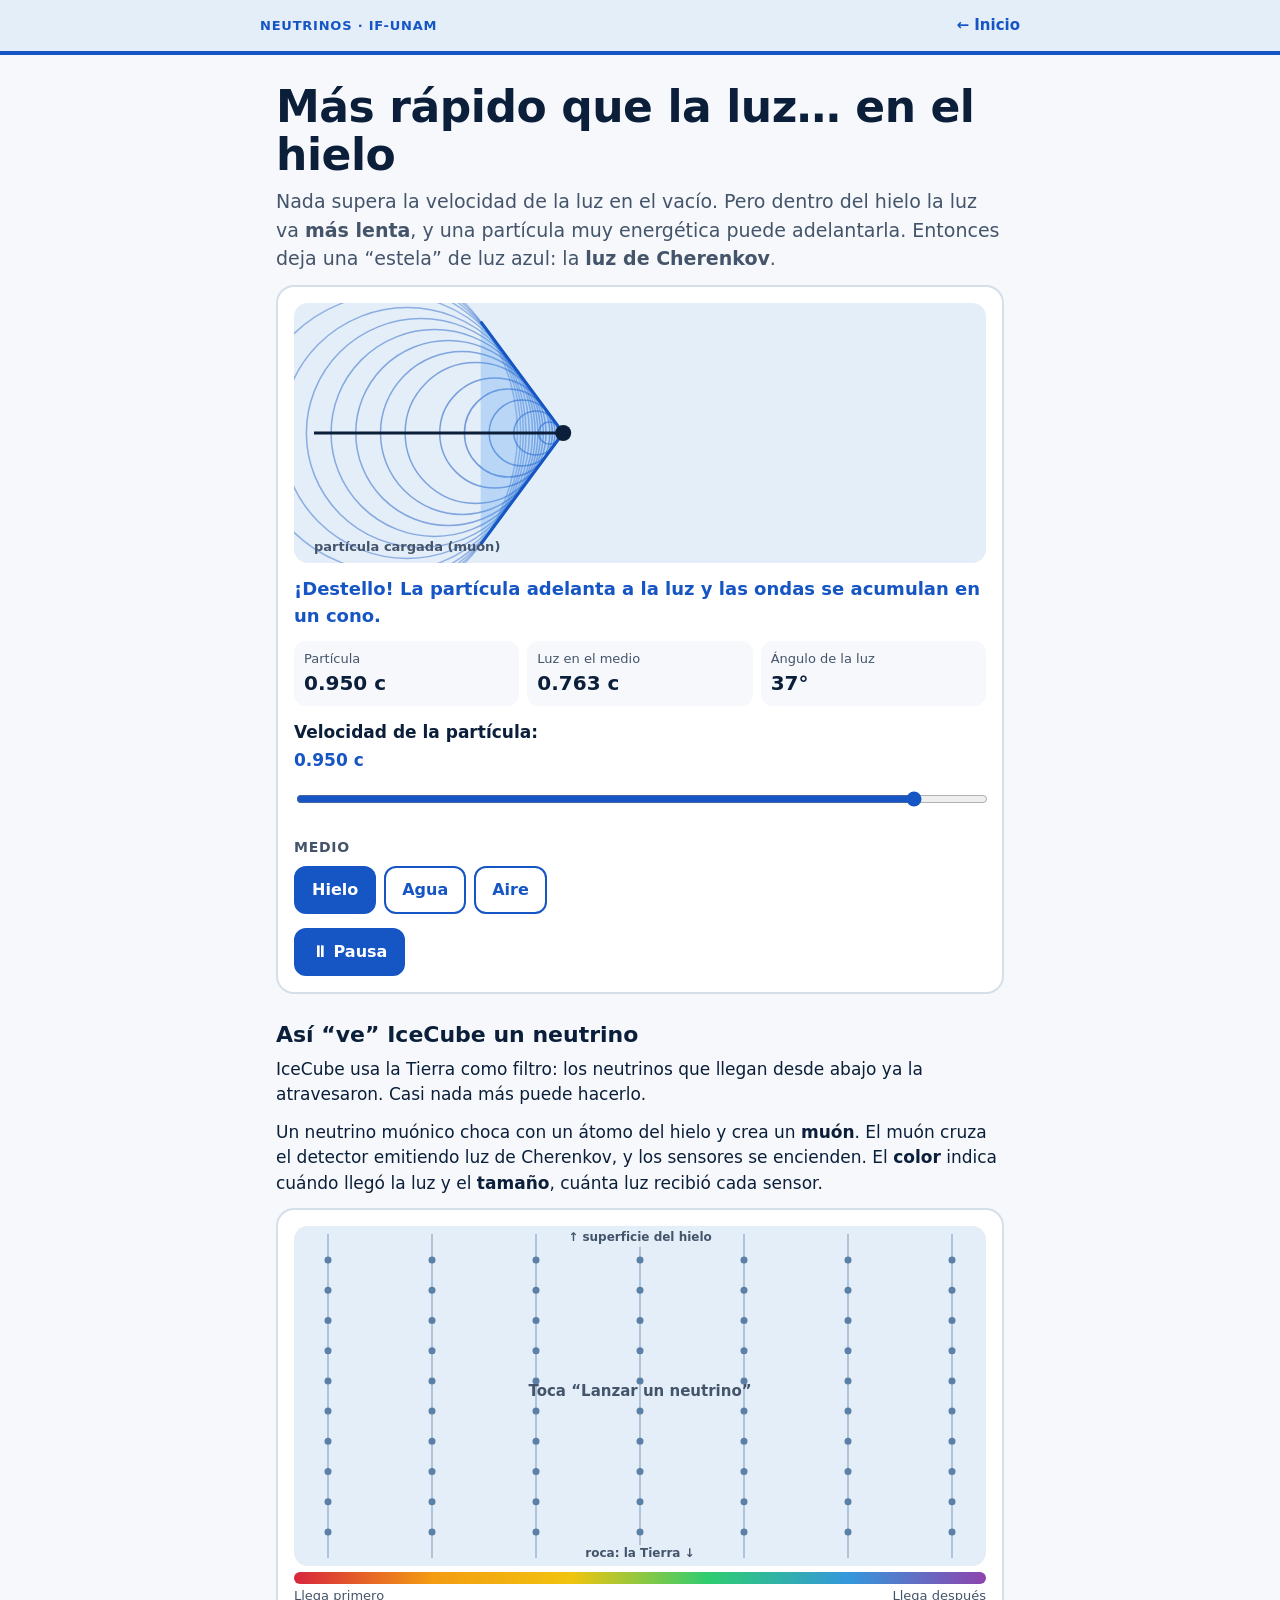
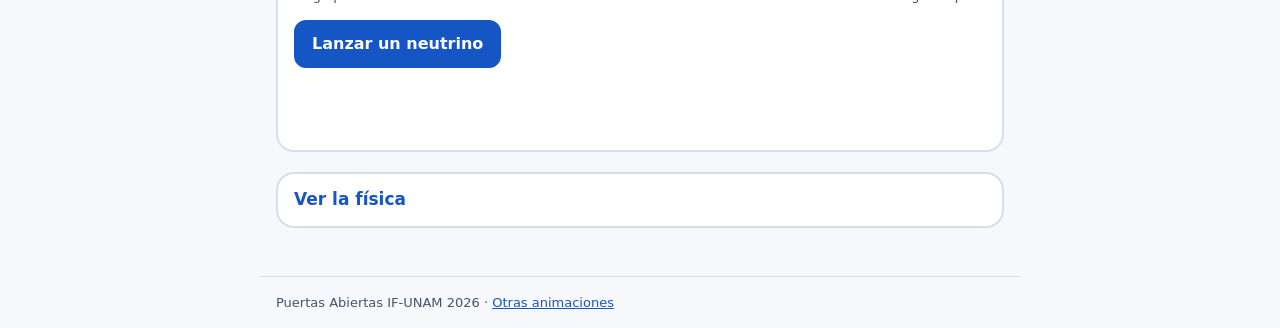
<file: q/cherenkov/index.html>
<!doctype html>
<html lang="es">
<head>
<meta charset="utf-8">
<meta name="viewport" content="width=device-width, initial-scale=1">
<title>Luz de Cherenkov</title>
<meta name="robots" content="noindex">
<meta http-equiv="refresh" content="0; url=../../cherenkov/">
<link rel="canonical" href="../../cherenkov/">
<script>location.replace("../../cherenkov/" + location.hash);</script>
</head>
<body style="font-family:system-ui,sans-serif;padding:16px">
<p>Abriendo <a href="../../cherenkov/">Luz de Cherenkov</a>…</p>
</body>
</html>
</file>
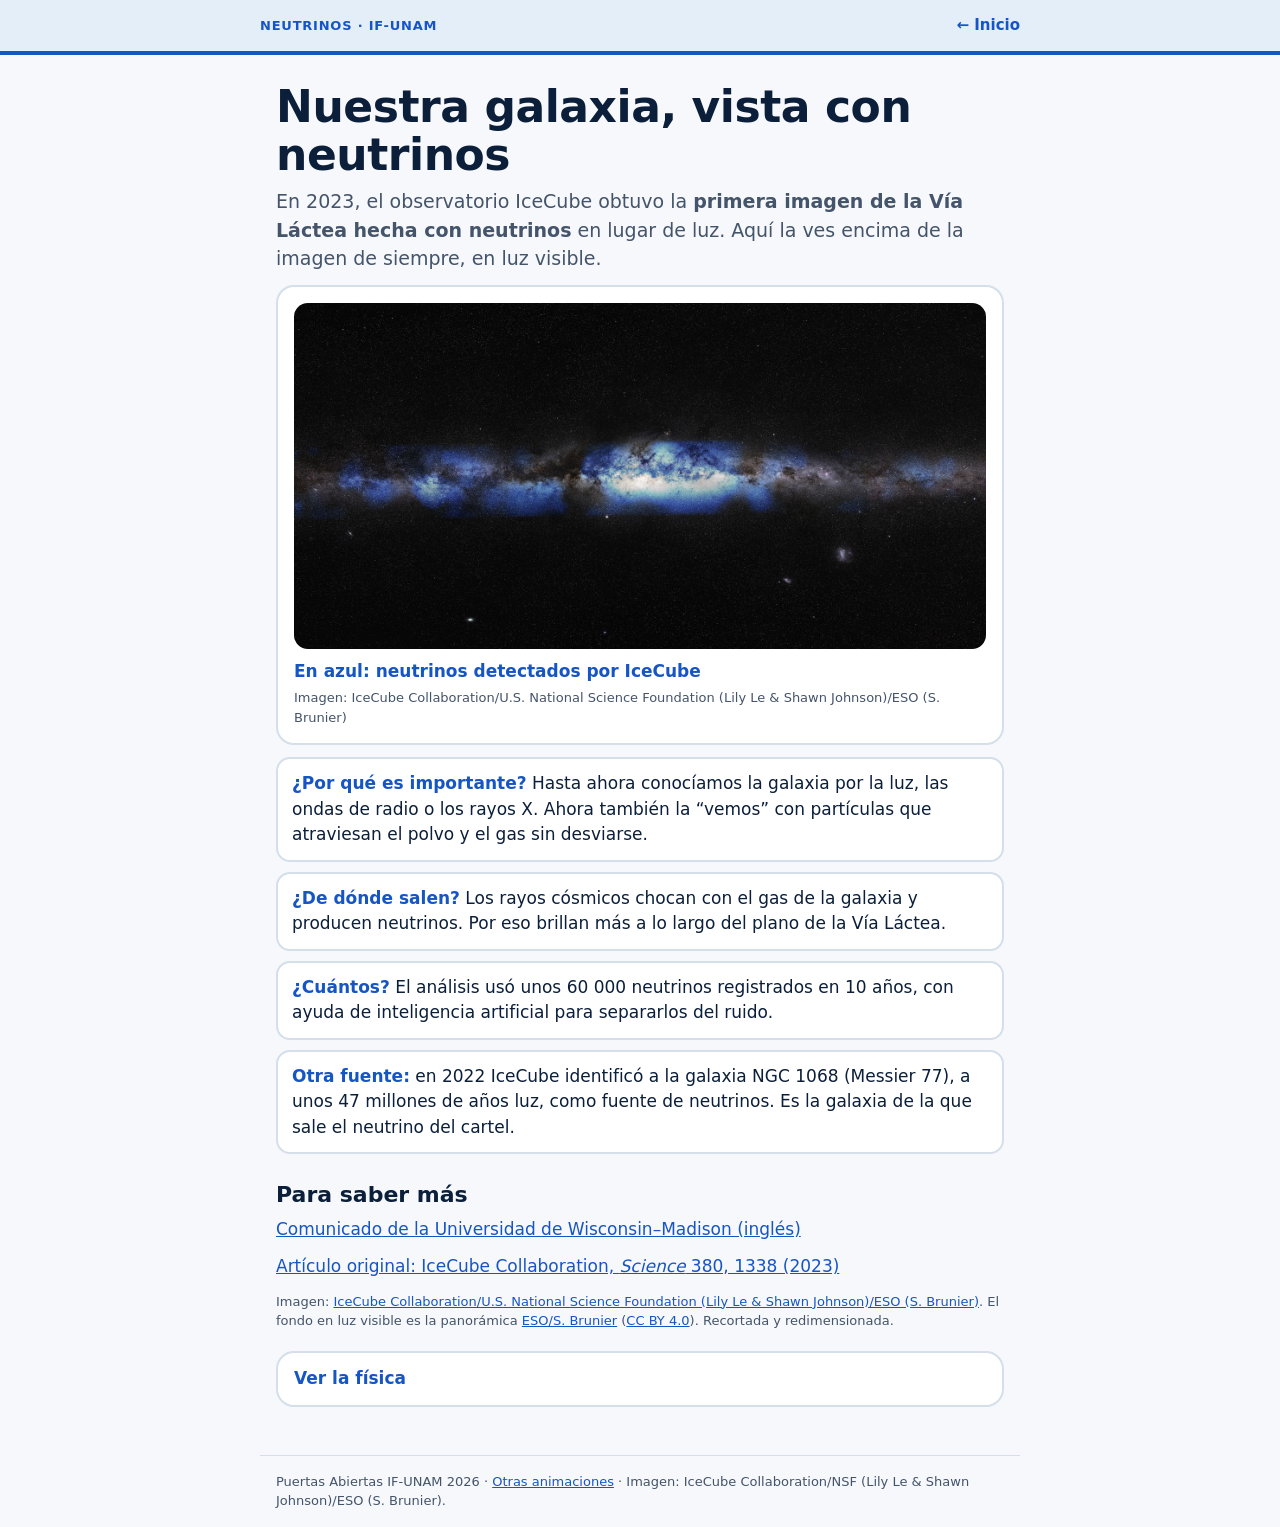
<file: q/galaxia/index.html>
<!doctype html>
<html lang="es">
<head>
<meta charset="utf-8">
<meta name="viewport" content="width=device-width, initial-scale=1">
<title>La Vía Láctea en neutrinos</title>
<meta name="robots" content="noindex">
<meta http-equiv="refresh" content="0; url=../../via-lactea/">
<link rel="canonical" href="../../via-lactea/">
<script>location.replace("../../via-lactea/" + location.hash);</script>
</head>
<body style="font-family:system-ui,sans-serif;padding:16px">
<p>Abriendo <a href="../../via-lactea/">La Vía Láctea en neutrinos</a>…</p>
</body>
</html>
</file>
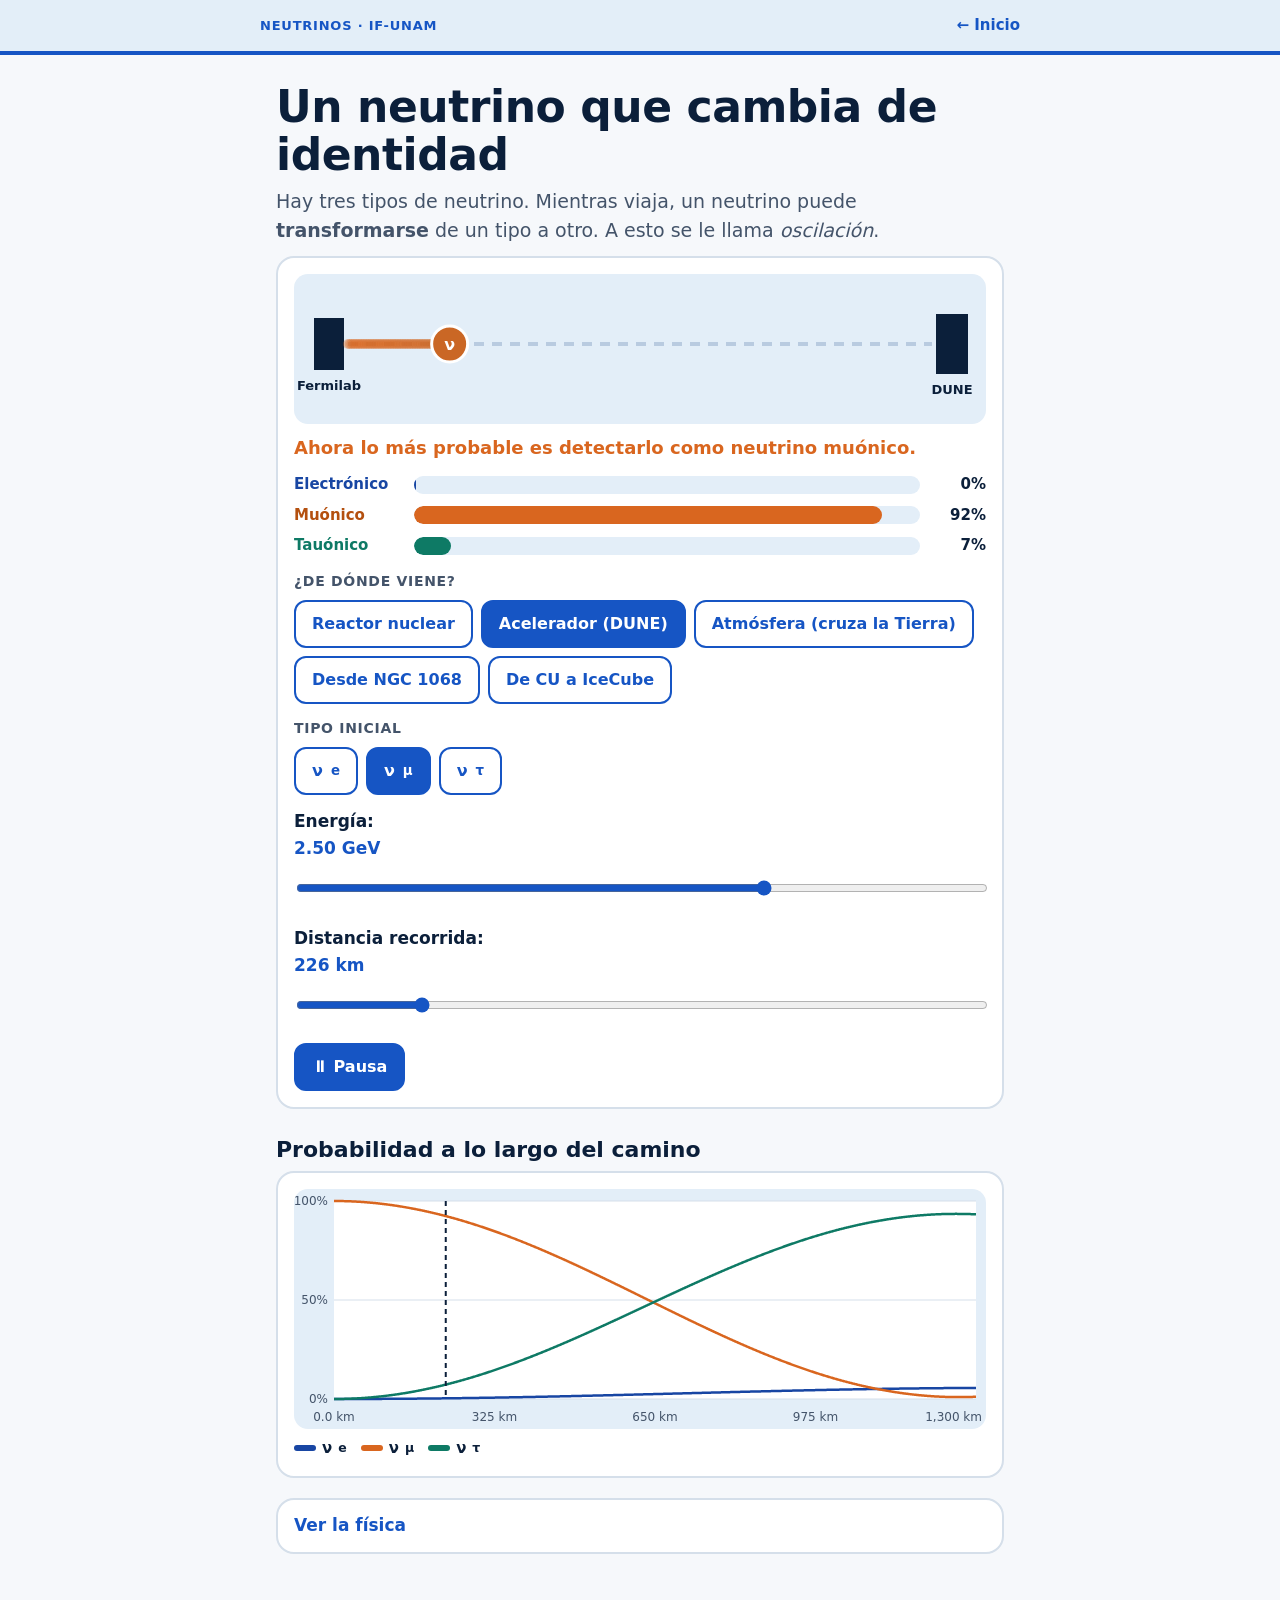
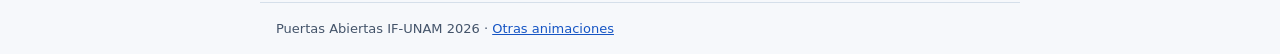
<file: q/osc/index.html>
<!doctype html>
<html lang="es">
<head>
<meta charset="utf-8">
<meta name="viewport" content="width=device-width, initial-scale=1">
<title>Oscilaciones de neutrinos</title>
<meta name="robots" content="noindex">
<meta http-equiv="refresh" content="0; url=../../oscilaciones/">
<link rel="canonical" href="../../oscilaciones/">
<script>location.replace("../../oscilaciones/" + location.hash);</script>
</head>
<body style="font-family:system-ui,sans-serif;padding:16px">
<p>Abriendo <a href="../../oscilaciones/">Oscilaciones de neutrinos</a>…</p>
</body>
</html>
</file>
<file: assets/estilo.css>
/* Estilo compartido — Divulgación de neutrinos (Puertas Abiertas IF-UNAM 2026)
   Mismos colores que el cartel. Sin fuentes externas para que cargue rápido. */
:root {
  --fondo: #F6F8FB;
  --hielo: #E3EEF8;
  --tarjeta: #FFFFFF;
  --tinta: #0B1F3A;
  --tinta-2: #44546A;
  --borde: #D5DFEA;
  --acento: #1655C4;
  --acento-osc: #0B3A8F;
  --nu-e: #1846A3;   /* neutrino electrónico */
  --nu-mu: #D9661F;  /* neutrino muónico */
  --nu-mu-texto: #B4500F;
  --nu-tau: #0E7A65; /* neutrino tauónico */
  --cherenkov: #4C9BF0;
  --oro: #B8860B;
  --radio: 18px;
  font-family: system-ui, -apple-system, "Segoe UI", Roboto, "Helvetica Neue", Arial, sans-serif;
  color: var(--tinta);
  background: var(--fondo);
  -webkit-text-size-adjust: 100%;
}
* { box-sizing: border-box; }
html, body { margin: 0; background: var(--fondo); }
body { line-height: 1.5; font-size: 17px; }
a { color: var(--acento); }
a:hover { color: var(--acento-osc); }

.barra {
  background: var(--hielo);
  border-bottom: 4px solid var(--acento);
  padding: 14px 16px;
}
.barra .interior { max-width: 760px; margin: 0 auto; display: flex; align-items: center; gap: 12px; flex-wrap: wrap; justify-content: space-between; }
.barra .marca { font-size: 13px; font-weight: 700; letter-spacing: .06em; text-transform: uppercase; color: var(--acento); text-decoration: none; }
.barra .volver { font-size: 15px; font-weight: 600; text-decoration: none; }

main { max-width: 760px; margin: 0 auto; padding: 20px 16px 48px; }
h1 { font-size: clamp(28px, 7vw, 44px); line-height: 1.1; margin: 8px 0 8px; letter-spacing: -0.01em; }
h2 { font-size: 22px; line-height: 1.2; margin: 28px 0 8px; }
p { margin: 0 0 12px; }
.lead { font-size: 19px; color: var(--tinta-2); }

.tarjeta { background: var(--tarjeta); border: 2px solid var(--borde); border-radius: var(--radio); padding: 16px; }
.lienzo { width: 100%; display: block; border-radius: 14px; background: var(--hielo); touch-action: manipulation; }

.controles { display: flex; flex-direction: column; gap: 14px; margin-top: 14px; }
.grupo { display: flex; flex-wrap: wrap; gap: 8px; align-items: center; }
.grupo > .etiqueta { width: 100%; font-size: 14px; font-weight: 700; color: var(--tinta-2); text-transform: uppercase; letter-spacing: .05em; }

button, .boton {
  font: inherit; font-weight: 700; font-size: 16px;
  min-height: 44px; padding: 10px 16px; border-radius: 12px;
  border: 2px solid var(--acento); background: #fff; color: var(--acento);
  cursor: pointer; text-decoration: none; display: inline-flex; align-items: center; justify-content: center; gap: 8px;
}
button:hover { background: var(--hielo); }
button[aria-pressed="true"], .boton.principal { background: var(--acento); color: #fff; }
button:focus-visible, a:focus-visible, input:focus-visible, summary:focus-visible { outline: 3px solid var(--nu-mu); outline-offset: 2px; }

input[type=range] { width: 100%; min-height: 44px; accent-color: var(--acento); }
label.deslizador { display: flex; flex-direction: column; gap: 2px; width: 100%; font-weight: 600; }
label.deslizador output { font-weight: 800; color: var(--acento); }

details.fisica { margin-top: 20px; background: var(--tarjeta); border: 2px solid var(--borde); border-radius: var(--radio); padding: 4px 16px; }
details.fisica summary { min-height: 44px; display: flex; align-items: center; font-weight: 800; cursor: pointer; color: var(--acento); }
details.fisica[open] { padding-bottom: 16px; }
.formula { font-family: "Cambria Math", "STIX Two Math", "Times New Roman", serif; font-size: 19px; background: var(--fondo); border-radius: 10px; padding: 10px 12px; overflow-x: auto; white-space: nowrap; }
table.param { border-collapse: collapse; width: 100%; font-size: 15px; }
table.param td, table.param th { border-bottom: 1px solid var(--borde); padding: 6px 4px; text-align: left; }
table.param td:last-child { text-align: right; font-variant-numeric: tabular-nums; }

.leyenda { display: flex; gap: 14px; flex-wrap: wrap; font-weight: 700; font-size: 15px; margin-top: 8px; }
.leyenda span { display: inline-flex; align-items: center; gap: 6px; }
.leyenda i { width: 22px; height: 6px; border-radius: 3px; display: inline-block; }

.aviso { font-size: 14px; color: var(--tinta-2); }
.pie { max-width: 760px; margin: 0 auto; padding: 16px; font-size: 13px; color: var(--tinta-2); border-top: 1px solid var(--borde); }

.sr { position: absolute; width: 1px; height: 1px; overflow: hidden; clip: rect(0 0 0 0); white-space: nowrap; }
</file>
